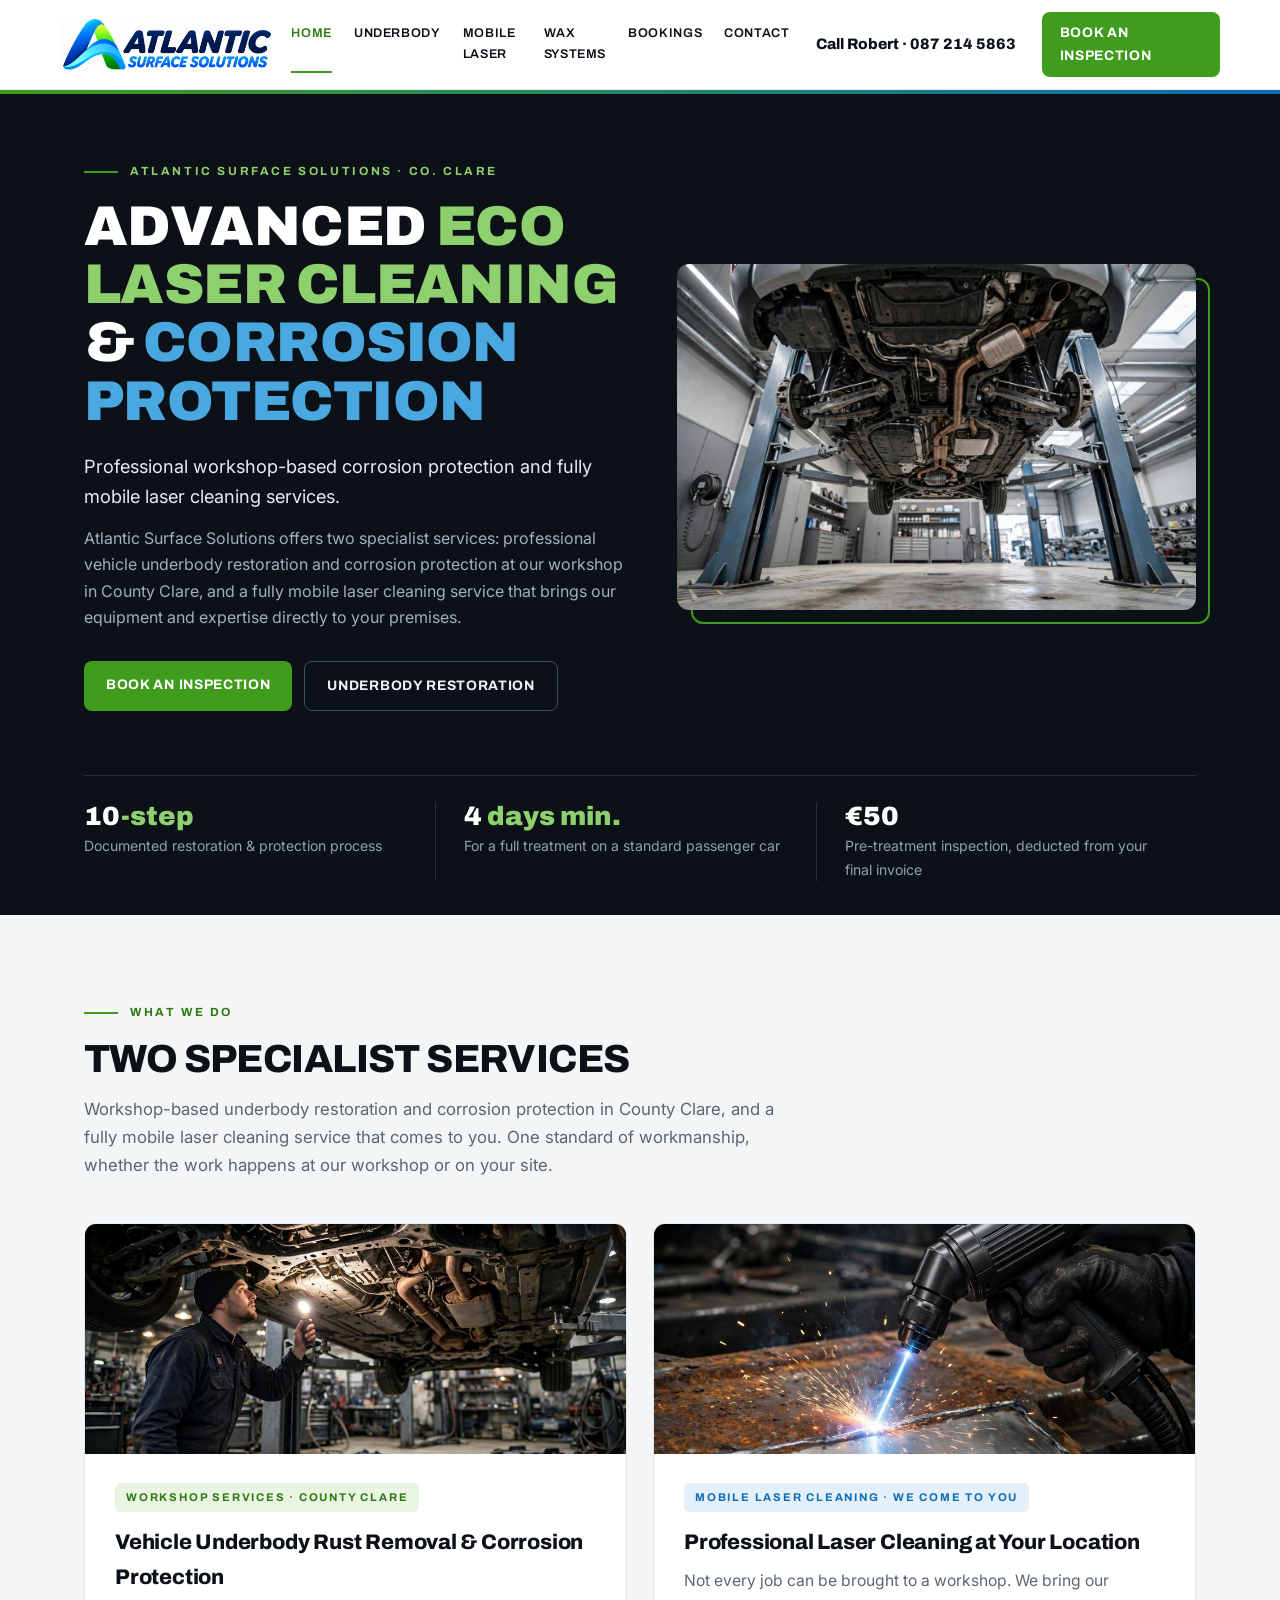
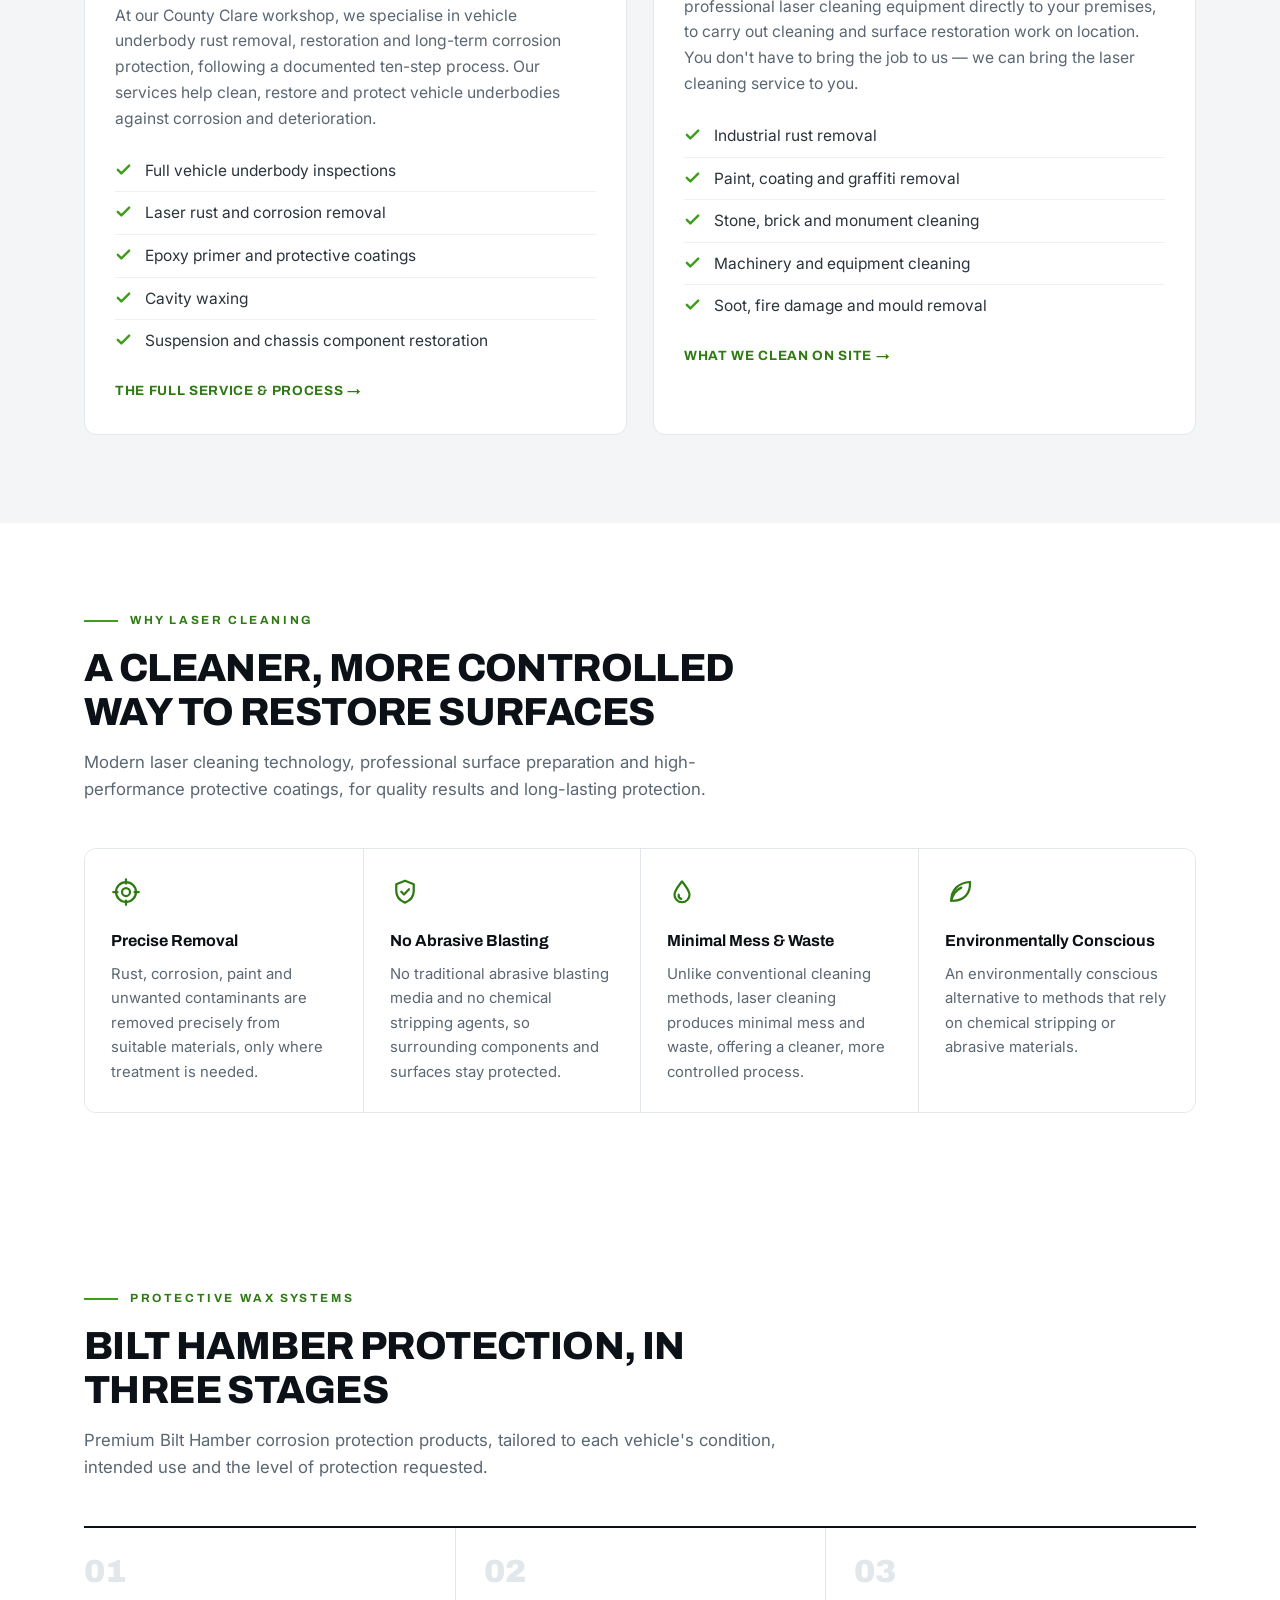
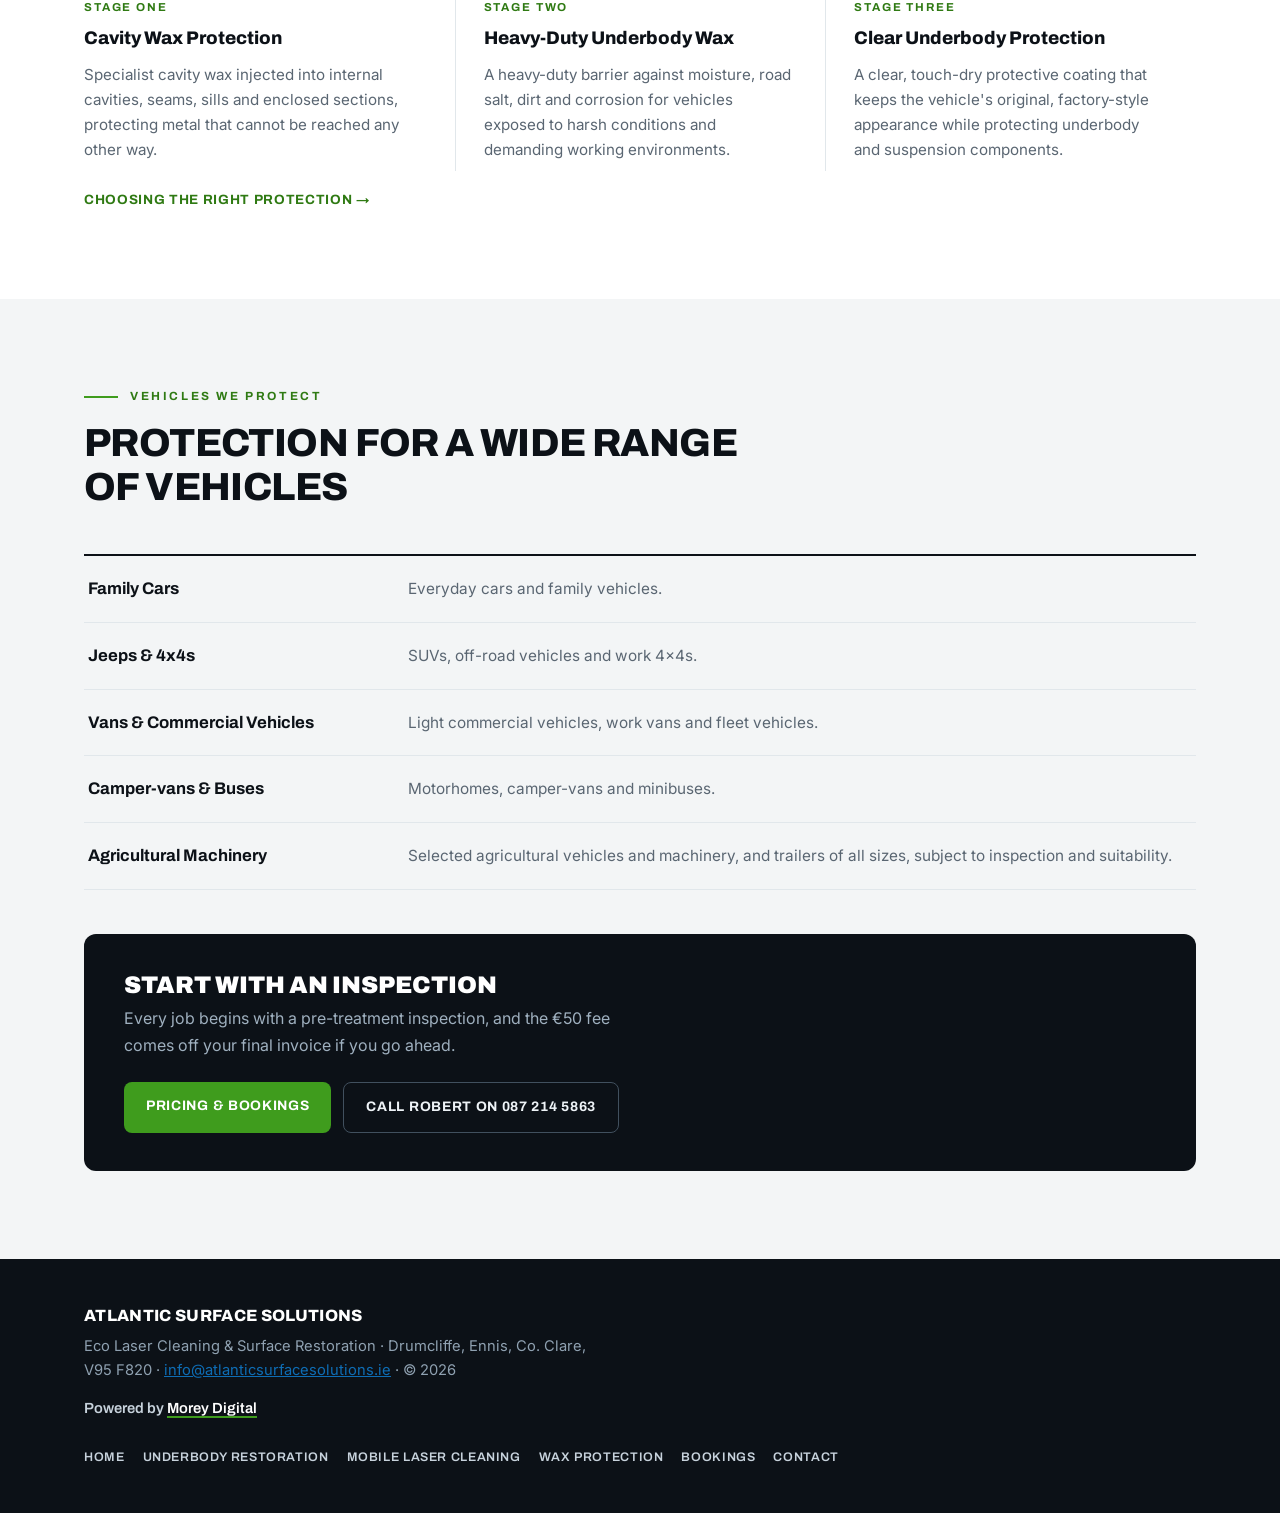
<file: index.html>
<!DOCTYPE html>
<html lang="en">
<head>
<meta charset="UTF-8" />
<meta name="viewport" content="width=device-width, initial-scale=1.0" />
<title>Atlantic Surface Solutions | Eco Laser Cleaning & Underbody Restoration, Co. Clare</title>
<meta name="description" content="Atlantic Surface Solutions specialise in laser cleaning, underbody rust removal and corrosion protection for vehicles, plus mobile laser cleaning for industrial, commercial and domestic customers. Workshop at Drumcliffe, Ennis, Co. Clare." />
<link rel="icon" href="assets/favicon.png" />
<link rel="preconnect" href="https://fonts.googleapis.com" />
<link rel="preconnect" href="https://fonts.gstatic.com" crossorigin />
<link href="https://fonts.googleapis.com/css2?family=Archivo:wght@600;700;800;900&family=Inter:wght@400;500;600&display=swap" rel="stylesheet" />
<link rel="stylesheet" href="styles.css" />
</head>
<body>

<header>
  <div class="wrap header-in">
    <a class="logo-link" href="index.html" aria-label="Atlantic Surface Solutions home">
      <img src="assets/logo.png" alt="Atlantic Surface Solutions — Eco Laser Cleaning / Surface Restoration" />
    </a>
    <div class="header-right">
      <nav id="siteNav">
        <a href="index.html" class="active">Home</a>
        <a href="underbody-restoration.html">Underbody</a>
        <a href="mobile-laser-cleaning.html">Mobile Laser</a>
        <a href="wax-protection.html">Wax Systems</a>
        <a href="bookings.html">Bookings</a>
        <a href="contact.html">Contact</a>
        <a class="nav-call" href="tel:+353872145863">Call Robert · 087 214 5863</a>
      </nav>
      <button class="menu-btn" type="button" aria-label="Open menu" aria-expanded="false" aria-controls="siteNav"><span class="mb-label">Menu</span><span class="mb-bars"><span></span><span></span><span></span></span></button>
      <a class="header-call" href="tel:+353872145863">Call Robert · 087 214 5863</a>
      <a class="btn btn-green btn-sm" href="bookings.html">Book an Inspection</a>
    </div>
  </div>
</header>

<main>

  <!-- HERO -->
  <div class="hero">
    <div class="wrap">
      <div class="hero-grid">
        <div>
          <div class="kicker">Atlantic Surface Solutions · Co. Clare</div>
          <h1>Advanced <span class="g">Eco Laser Cleaning</span> &amp; <span class="b">Corrosion Protection</span></h1>
          <p class="lede">Professional workshop-based corrosion protection and fully mobile laser cleaning services.</p>
          <p class="body">Atlantic Surface Solutions offers two specialist services: professional vehicle underbody restoration and corrosion protection at our workshop in County Clare, and a fully mobile laser cleaning service that brings our equipment and expertise directly to your premises.</p>
          <div class="cta-row">
            <a class="btn btn-green" href="bookings.html">Book an Inspection</a>
            <a class="btn btn-outline" href="underbody-restoration.html">Underbody Restoration</a>
          </div>
        </div>
        <div class="hero-photo-frame">
          <img class="hero-photo" src="assets/hero.jpg" alt="Car underbody raised on a two-post lift in a professional workshop" />
        </div>
      </div>
      <div class="hero-stats">
        <div class="stat"><div class="num">10<em>-step</em></div><div class="lbl">Documented restoration &amp; protection process</div></div>
        <div class="stat"><div class="num">4 <em>days min.</em></div><div class="lbl">For a full treatment on a standard passenger car</div></div>
        <div class="stat"><div class="num">€50</div><div class="lbl">Pre-treatment inspection, deducted from your final invoice</div></div>
      </div>
    </div>
  </div>

  <!-- SERVICES OVERVIEW -->
  <section class="mist">
    <div class="wrap">
      <div class="section-head">
        <div class="kicker">What We Do</div>
        <h2>Two specialist services</h2>
        <p>Workshop-based underbody restoration and corrosion protection in County Clare, and a fully mobile laser cleaning service that comes to you. One standard of workmanship, whether the work happens at our workshop or on your site.</p>
      </div>
      <div class="svc-grid">
        <div class="svc">
          <img class="svc-photo" src="assets/inspection.jpg" alt="Mechanic inspecting a vehicle underbody with a work light" loading="lazy" />
          <div class="svc-body">
            <span class="tag tag-workshop">Workshop Services · County Clare</span>
            <h3>Vehicle Underbody Rust Removal &amp; Corrosion Protection</h3>
            <p>At our County Clare workshop, we specialise in vehicle underbody rust removal, restoration and long-term corrosion protection, following a documented ten-step process. Our services help clean, restore and protect vehicle underbodies against corrosion and deterioration.</p>
            <ul class="checklist">
              <li>Full vehicle underbody inspections</li>
              <li>Laser rust and corrosion removal</li>
              <li>Epoxy primer and protective coatings</li>
              <li>Cavity waxing</li>
              <li>Suspension and chassis component restoration</li>
            </ul>
            <a class="more-link" href="underbody-restoration.html">The full service &amp; process →</a>
          </div>
        </div>
        <div class="svc">
          <img class="svc-photo" src="assets/laser.jpg" alt="Handheld laser cleaning rust from a steel chassis section" loading="lazy" />
          <div class="svc-body">
            <span class="tag tag-mobile">Mobile Laser Cleaning · We Come to You</span>
            <h3>Professional Laser Cleaning at Your Location</h3>
            <p>Not every job can be brought to a workshop. We bring our professional laser cleaning equipment directly to your premises, to carry out cleaning and surface restoration work on location. You don't have to bring the job to us — we can bring the laser cleaning service to you.</p>
            <ul class="checklist">
              <li>Industrial rust removal</li>
              <li>Paint, coating and graffiti removal</li>
              <li>Stone, brick and monument cleaning</li>
              <li>Machinery and equipment cleaning</li>
              <li>Soot, fire damage and mould removal</li>
            </ul>
            <a class="more-link" href="mobile-laser-cleaning.html">What we clean on site →</a>
          </div>
        </div>
      </div>
    </div>
  </section>

  <!-- WHY LASER -->
  <section>
    <div class="wrap">
      <div class="section-head">
        <div class="kicker">Why Laser Cleaning</div>
        <h2>A cleaner, more controlled way to restore surfaces</h2>
        <p>Modern laser cleaning technology, professional surface preparation and high-performance protective coatings, for quality results and long-lasting protection.</p>
      </div>
      <div class="why-grid">
        <div class="why-cell">
          <svg viewBox="0 0 24 24" fill="none" stroke-width="1.8" stroke-linecap="round"><circle cx="12" cy="12" r="8"/><circle cx="12" cy="12" r="3.2"/><path d="M12 1.8v3.4M12 18.8v3.4M1.8 12h3.4M18.8 12h3.4"/></svg>
          <h3>Precise Removal</h3>
          <p>Rust, corrosion, paint and unwanted contaminants are removed precisely from suitable materials, only where treatment is needed.</p>
        </div>
        <div class="why-cell">
          <svg viewBox="0 0 24 24" fill="none" stroke-width="1.8" stroke-linecap="round" stroke-linejoin="round"><path d="M12 3l7 2.8v5.4c0 4.6-3 7.7-7 9.3-4-1.6-7-4.7-7-9.3V5.8L12 3z"/><path d="M9 11.8l2.2 2.2 4-4.2"/></svg>
          <h3>No Abrasive Blasting</h3>
          <p>No traditional abrasive blasting media and no chemical stripping agents, so surrounding components and surfaces stay protected.</p>
        </div>
        <div class="why-cell">
          <svg viewBox="0 0 24 24" fill="none" stroke-width="1.8" stroke-linecap="round" stroke-linejoin="round"><path d="M12 3.5c2.8 3.6 6 7.3 6 10.6a6 6 0 1 1-12 0C6 10.8 9.2 7.1 12 3.5z"/><path d="M9.4 14.2a2.8 2.8 0 0 0 2 3.3"/></svg>
          <h3>Minimal Mess &amp; Waste</h3>
          <p>Unlike conventional cleaning methods, laser cleaning produces minimal mess and waste, offering a cleaner, more controlled process.</p>
        </div>
        <div class="why-cell">
          <svg viewBox="0 0 24 24" fill="none" stroke-width="1.8" stroke-linecap="round" stroke-linejoin="round"><path d="M5 19C5 10 11 4.5 20 4c.5 9-4.5 15-13.5 15"/><path d="M5 19c1-5 4-8.5 8-10.5"/></svg>
          <h3>Environmentally Conscious</h3>
          <p>An environmentally conscious alternative to methods that rely on chemical stripping or abrasive materials.</p>
        </div>
      </div>
    </div>
  </section>

  <!-- WAX TEASER -->
  <section>
    <div class="wrap">
      <div class="section-head">
        <div class="kicker">Protective Wax Systems</div>
        <h2>Bilt Hamber protection, in three stages</h2>
        <p>Premium Bilt Hamber corrosion protection products, tailored to each vehicle's condition, intended use and the level of protection requested.</p>
      </div>
      <div class="wax-grid">
        <div class="wax-cell">
          <div class="stage-num">01</div>
          <div class="stage">Stage One</div>
          <h3>Cavity Wax Protection</h3>
          <p>Specialist cavity wax injected into internal cavities, seams, sills and enclosed sections, protecting metal that cannot be reached any other way.</p>
        </div>
        <div class="wax-cell">
          <div class="stage-num">02</div>
          <div class="stage">Stage Two</div>
          <h3>Heavy-Duty Underbody Wax</h3>
          <p>A heavy-duty barrier against moisture, road salt, dirt and corrosion for vehicles exposed to harsh conditions and demanding working environments.</p>
        </div>
        <div class="wax-cell">
          <div class="stage-num">03</div>
          <div class="stage">Stage Three</div>
          <h3>Clear Underbody Protection</h3>
          <p>A clear, touch-dry protective coating that keeps the vehicle's original, factory-style appearance while protecting underbody and suspension components.</p>
        </div>
      </div>
      <a class="more-link" href="wax-protection.html">Choosing the right protection →</a>
    </div>
  </section>

  <!-- VEHICLES + CTA -->
  <section class="mist">
    <div class="wrap">
      <div class="section-head">
        <div class="kicker">Vehicles We Protect</div>
        <h2>Protection for a wide range of vehicles</h2>
      </div>
      <div class="veh-list">
        <div class="veh-row"><h3>Family Cars</h3><p>Everyday cars and family vehicles.</p></div>
        <div class="veh-row"><h3>Jeeps &amp; 4x4s</h3><p>SUVs, off-road vehicles and work 4x4s.</p></div>
        <div class="veh-row"><h3>Vans &amp; Commercial Vehicles</h3><p>Light commercial vehicles, work vans and fleet vehicles.</p></div>
        <div class="veh-row"><h3>Camper-vans &amp; Buses</h3><p>Motorhomes, camper-vans and minibuses.</p></div>
        <div class="veh-row"><h3>Agricultural Machinery</h3><p>Selected agricultural vehicles and machinery, and trailers of all sizes, subject to inspection and suitability.</p></div>
      </div>
      <div style="margin-top:44px">
      <div class="cta-band">
        <div>
          <h3>Start with an inspection</h3>
          <p>Every job begins with a pre-treatment inspection, and the €50 fee comes off your final invoice if you go ahead.</p>
        </div>
        <div class="cta-actions">
          <a class="btn btn-green" href="bookings.html">Pricing &amp; Bookings</a>
          <a class="btn btn-outline" href="tel:+353872145863">Call Robert on 087 214 5863</a>
        </div>
      </div>
      </div>
    </div>
  </section>

</main>

<footer>
  <div class="wrap footer-in">
    <div>
      <div class="footer-brand">ATLANTIC SURFACE SOLUTIONS</div>
      <div class="footer-sub">Eco Laser Cleaning &amp; Surface Restoration · Drumcliffe, Ennis, Co. Clare, V95 F820 · <a href="mailto:info@atlanticsurfacesolutions.ie">info@atlanticsurfacesolutions.ie</a> · © 2026</div>
      <div class="powered">Powered by <a href="https://moreydigital.ie" target="_blank" rel="noopener">Morey Digital</a></div>
    </div>
    <nav class="footer-nav">
      <a href="index.html">Home</a>
      <a href="underbody-restoration.html">Underbody Restoration</a>
      <a href="mobile-laser-cleaning.html">Mobile Laser Cleaning</a>
      <a href="wax-protection.html">Wax Protection</a>
      <a href="bookings.html">Bookings</a>
      <a href="contact.html">Contact</a>
    </nav>
  </div>
</footer>

<script>
(function () {
  var btn = document.querySelector('.menu-btn'), hdr = document.querySelector('header');
  if (!btn || !hdr) return;
  btn.addEventListener('click', function () {
    var open = hdr.classList.toggle('open');
    btn.setAttribute('aria-expanded', open ? 'true' : 'false');
    btn.setAttribute('aria-label', open ? 'Close menu' : 'Open menu');
  });
  hdr.querySelectorAll('nav a').forEach(function (a) {
    a.addEventListener('click', function () {
      hdr.classList.remove('open');
      btn.setAttribute('aria-expanded', 'false');
      btn.setAttribute('aria-label', 'Open menu');
    });
  });
})();
</script>

</body>
</html>
</file>
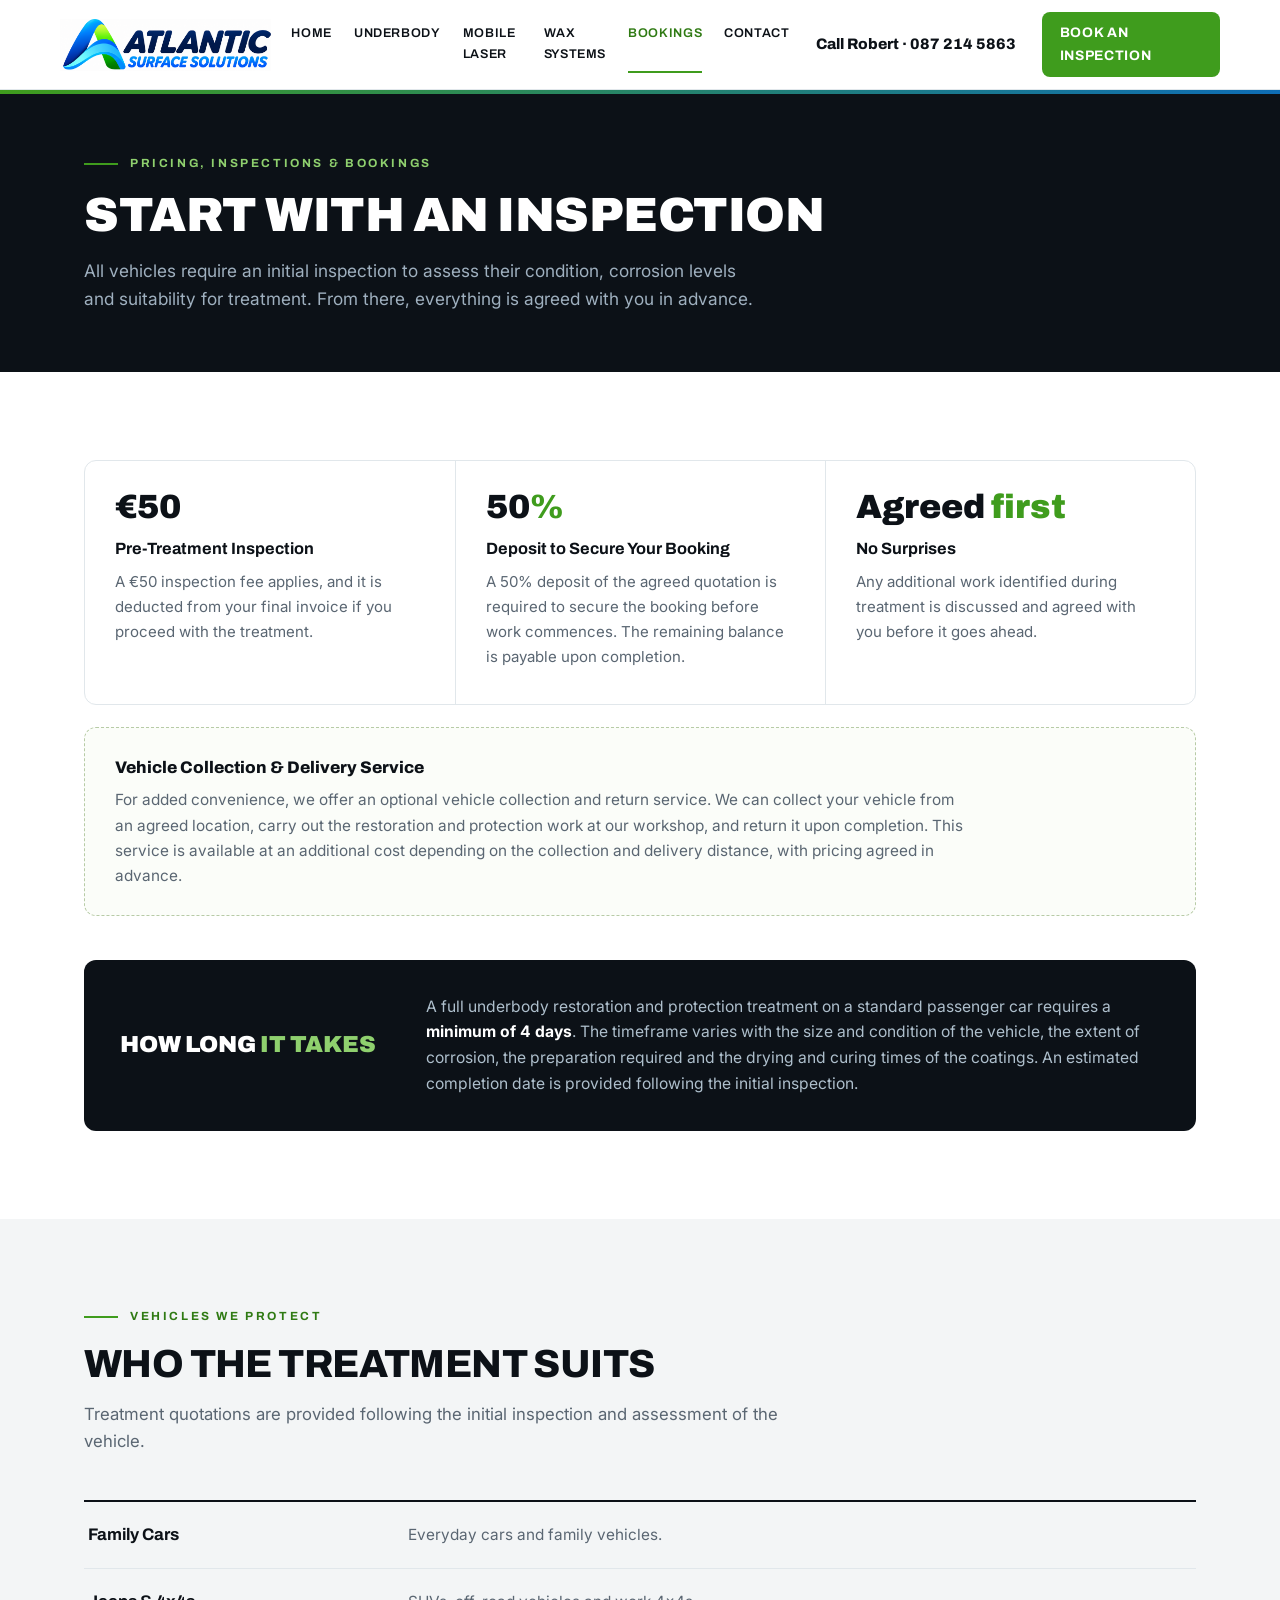
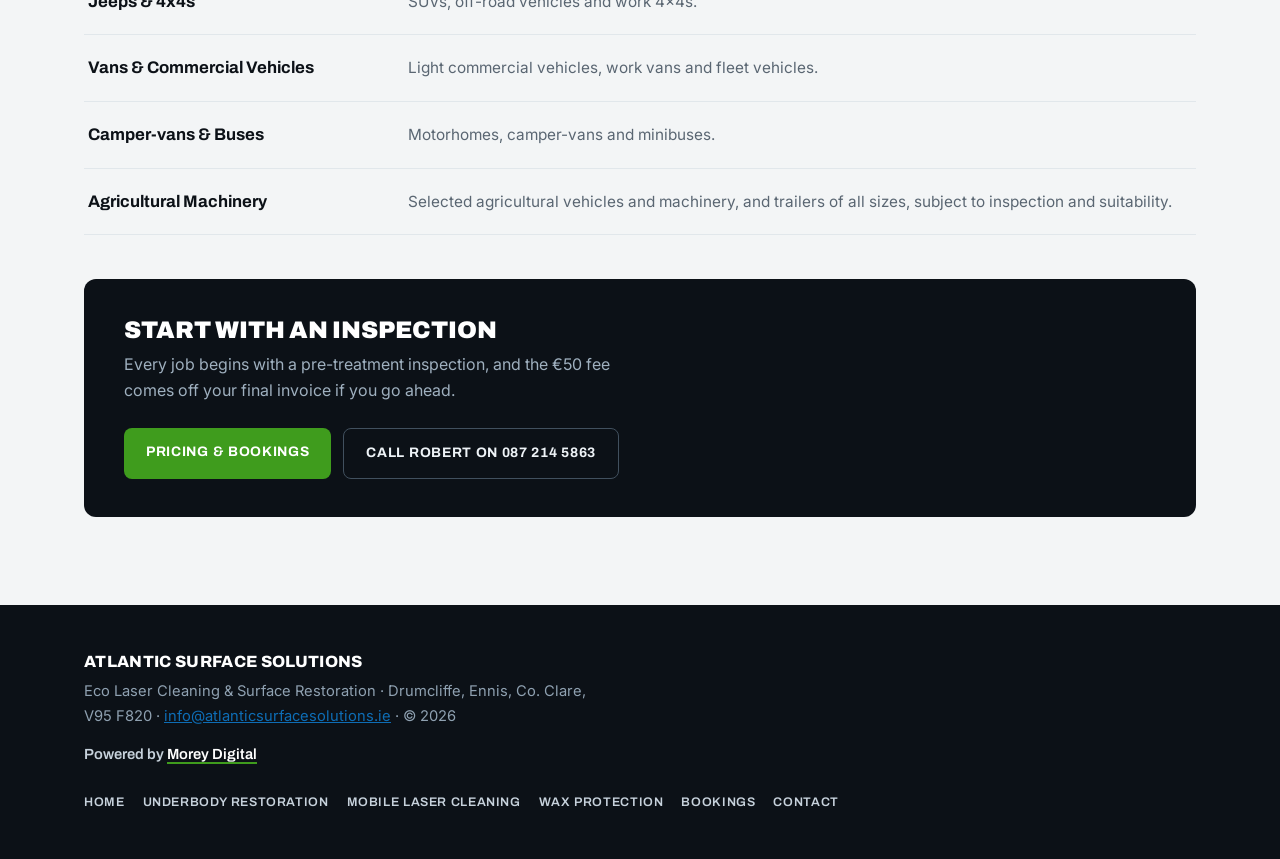
<file: bookings.html>
<!DOCTYPE html>
<html lang="en">
<head>
<meta charset="UTF-8" />
<meta name="viewport" content="width=device-width, initial-scale=1.0" />
<title>Pricing, Inspections & Bookings | Atlantic Surface Solutions</title>
<meta name="description" content="Start with a €50 pre-treatment inspection, deducted from your final invoice if you proceed. 50% deposit to secure your booking, balance on completion, and optional vehicle collection and delivery." />
<link rel="icon" href="assets/favicon.png" />
<link rel="preconnect" href="https://fonts.googleapis.com" />
<link rel="preconnect" href="https://fonts.gstatic.com" crossorigin />
<link href="https://fonts.googleapis.com/css2?family=Archivo:wght@600;700;800;900&family=Inter:wght@400;500;600&display=swap" rel="stylesheet" />
<link rel="stylesheet" href="styles.css" />
</head>
<body>

<header>
  <div class="wrap header-in">
    <a class="logo-link" href="index.html" aria-label="Atlantic Surface Solutions home">
      <img src="assets/logo.png" alt="Atlantic Surface Solutions — Eco Laser Cleaning / Surface Restoration" />
    </a>
    <div class="header-right">
      <nav id="siteNav">
        <a href="index.html">Home</a>
        <a href="underbody-restoration.html">Underbody</a>
        <a href="mobile-laser-cleaning.html">Mobile Laser</a>
        <a href="wax-protection.html">Wax Systems</a>
        <a href="bookings.html" class="active">Bookings</a>
        <a href="contact.html">Contact</a>
        <a class="nav-call" href="tel:+353872145863">Call Robert · 087 214 5863</a>
      </nav>
      <button class="menu-btn" type="button" aria-label="Open menu" aria-expanded="false" aria-controls="siteNav"><span class="mb-label">Menu</span><span class="mb-bars"><span></span><span></span><span></span></span></button>
      <a class="header-call" href="tel:+353872145863">Call Robert · 087 214 5863</a>
      <a class="btn btn-green btn-sm" href="bookings.html">Book an Inspection</a>
    </div>
  </div>
</header>

<main>

  <div class="page-hero">
    <div class="wrap">
      <div class="kicker">Pricing, Inspections &amp; Bookings</div>
      <h1>Start With an Inspection</h1>
      <p>All vehicles require an initial inspection to assess their condition, corrosion levels and suitability for treatment. From there, everything is agreed with you in advance.</p>
    </div>
  </div>

  <section>
    <div class="wrap">
      <div class="book-grid">
        <div class="book-cell">
          <div class="big">€50</div>
          <h3>Pre-Treatment Inspection</h3>
          <p>A €50 inspection fee applies, and it is deducted from your final invoice if you proceed with the treatment.</p>
        </div>
        <div class="book-cell">
          <div class="big">50<span>%</span></div>
          <h3>Deposit to Secure Your Booking</h3>
          <p>A 50% deposit of the agreed quotation is required to secure the booking before work commences. The remaining balance is payable upon completion.</p>
        </div>
        <div class="book-cell">
          <div class="big">Agreed <span>first</span></div>
          <h3>No Surprises</h3>
          <p>Any additional work identified during treatment is discussed and agreed with you before it goes ahead.</p>
        </div>
      </div>
      <div class="collect">
        <h3>Vehicle Collection &amp; Delivery Service</h3>
        <p>For added convenience, we offer an optional vehicle collection and return service. We can collect your vehicle from an agreed location, carry out the restoration and protection work at our workshop, and return it upon completion. This service is available at an additional cost depending on the collection and delivery distance, with pricing agreed in advance.</p>
      </div>
      <div class="time-band">
        <h3>How long <span>it takes</span></h3>
        <p>A full underbody restoration and protection treatment on a standard passenger car requires a <strong>minimum of 4 days</strong>. The timeframe varies with the size and condition of the vehicle, the extent of corrosion, the preparation required and the drying and curing times of the coatings. An estimated completion date is provided following the initial inspection.</p>
      </div>
    </div>
  </section>

  <section class="mist">
    <div class="wrap">
      <div class="section-head">
        <div class="kicker">Vehicles We Protect</div>
        <h2>Who the treatment suits</h2>
        <p>Treatment quotations are provided following the initial inspection and assessment of the vehicle.</p>
      </div>
      <div class="veh-list">
        <div class="veh-row"><h3>Family Cars</h3><p>Everyday cars and family vehicles.</p></div>
        <div class="veh-row"><h3>Jeeps &amp; 4x4s</h3><p>SUVs, off-road vehicles and work 4x4s.</p></div>
        <div class="veh-row"><h3>Vans &amp; Commercial Vehicles</h3><p>Light commercial vehicles, work vans and fleet vehicles.</p></div>
        <div class="veh-row"><h3>Camper-vans &amp; Buses</h3><p>Motorhomes, camper-vans and minibuses.</p></div>
        <div class="veh-row"><h3>Agricultural Machinery</h3><p>Selected agricultural vehicles and machinery, and trailers of all sizes, subject to inspection and suitability.</p></div>
      </div>
      <div style="margin-top:44px">
      <div class="cta-band">
        <div>
          <h3>Start with an inspection</h3>
          <p>Every job begins with a pre-treatment inspection, and the €50 fee comes off your final invoice if you go ahead.</p>
        </div>
        <div class="cta-actions">
          <a class="btn btn-green" href="bookings.html">Pricing &amp; Bookings</a>
          <a class="btn btn-outline" href="tel:+353872145863">Call Robert on 087 214 5863</a>
        </div>
      </div>
      </div>
    </div>
  </section>

</main>

<footer>
  <div class="wrap footer-in">
    <div>
      <div class="footer-brand">ATLANTIC SURFACE SOLUTIONS</div>
      <div class="footer-sub">Eco Laser Cleaning &amp; Surface Restoration · Drumcliffe, Ennis, Co. Clare, V95 F820 · <a href="mailto:info@atlanticsurfacesolutions.ie">info@atlanticsurfacesolutions.ie</a> · © 2026</div>
      <div class="powered">Powered by <a href="https://moreydigital.ie" target="_blank" rel="noopener">Morey Digital</a></div>
    </div>
    <nav class="footer-nav">
      <a href="index.html">Home</a>
      <a href="underbody-restoration.html">Underbody Restoration</a>
      <a href="mobile-laser-cleaning.html">Mobile Laser Cleaning</a>
      <a href="wax-protection.html">Wax Protection</a>
      <a href="bookings.html">Bookings</a>
      <a href="contact.html">Contact</a>
    </nav>
  </div>
</footer>

<script>
(function () {
  var btn = document.querySelector('.menu-btn'), hdr = document.querySelector('header');
  if (!btn || !hdr) return;
  btn.addEventListener('click', function () {
    var open = hdr.classList.toggle('open');
    btn.setAttribute('aria-expanded', open ? 'true' : 'false');
    btn.setAttribute('aria-label', open ? 'Close menu' : 'Open menu');
  });
  hdr.querySelectorAll('nav a').forEach(function (a) {
    a.addEventListener('click', function () {
      hdr.classList.remove('open');
      btn.setAttribute('aria-expanded', 'false');
      btn.setAttribute('aria-label', 'Open menu');
    });
  });
})();
</script>

</body>
</html>
</file>
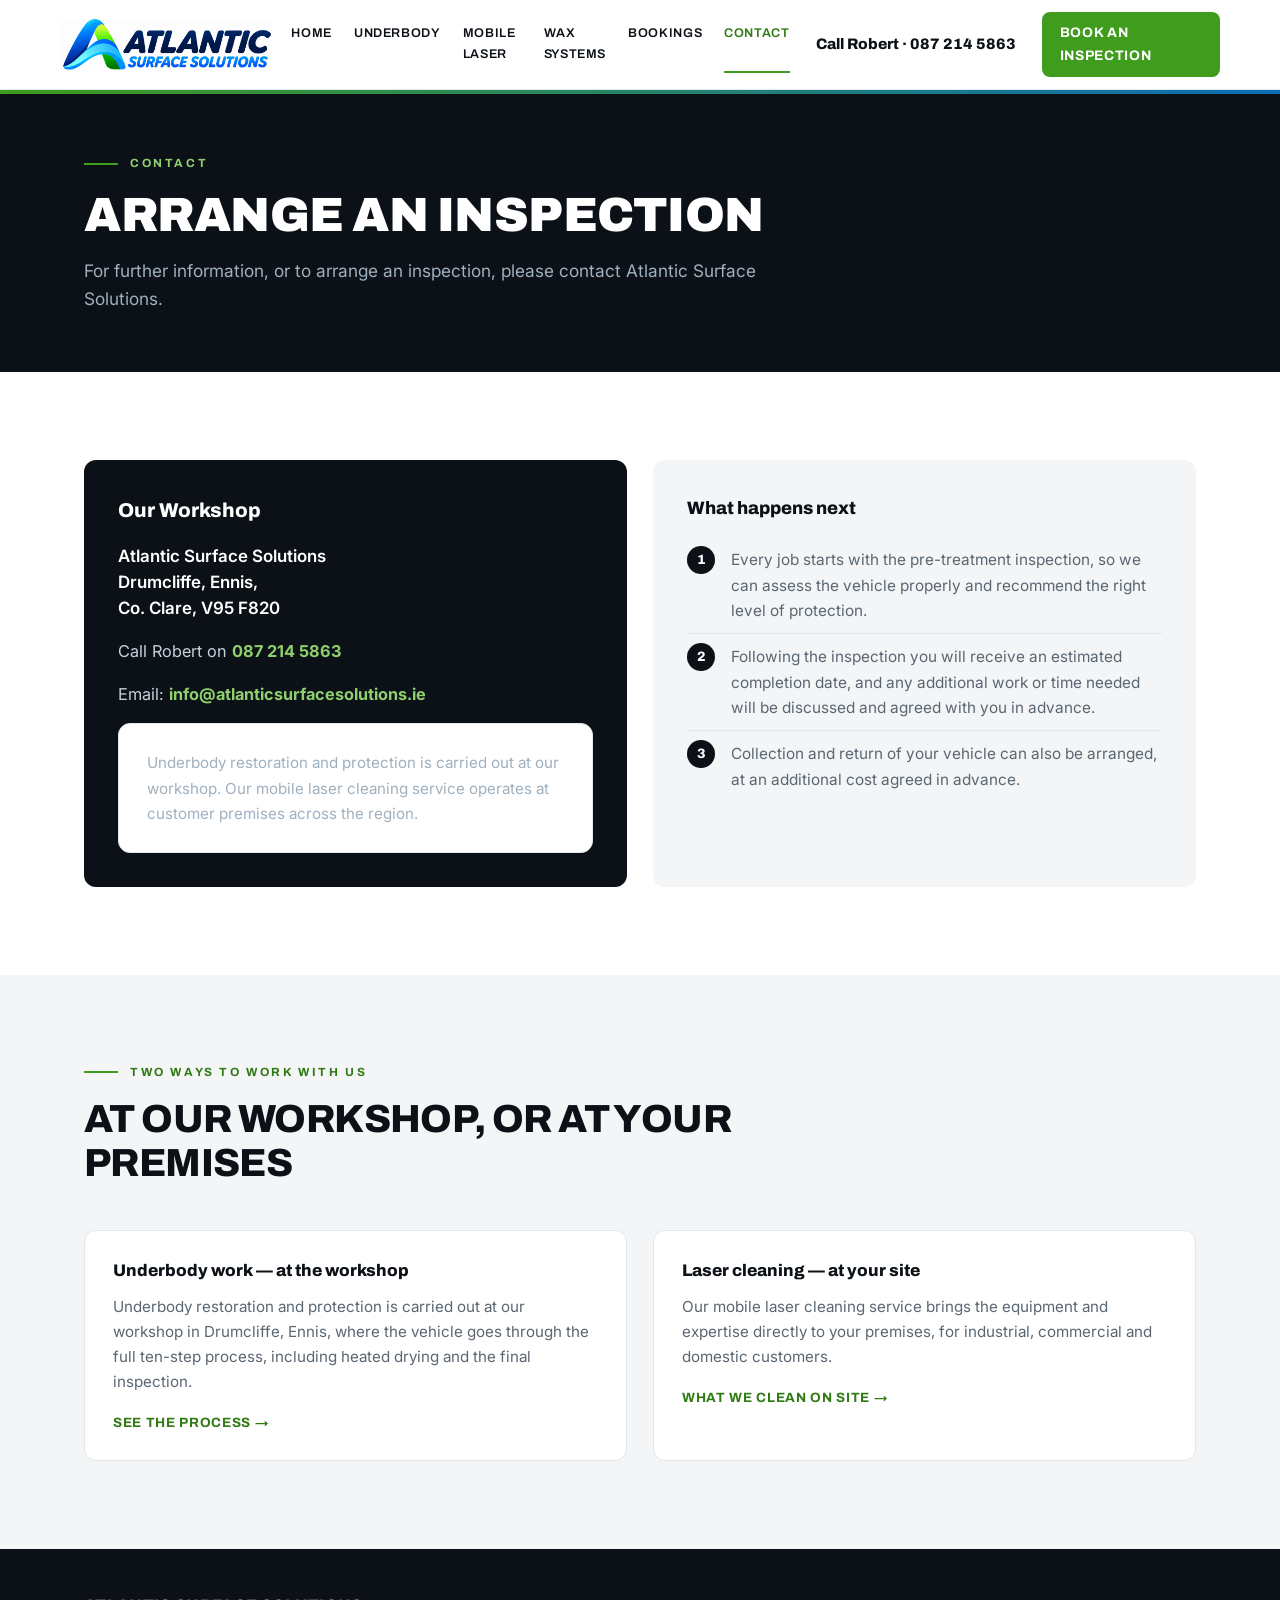
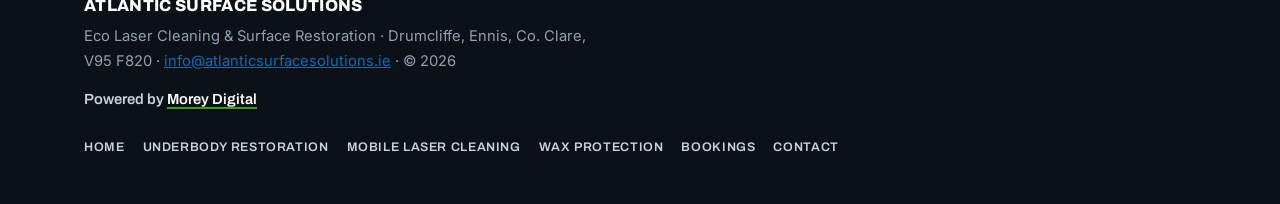
<file: contact.html>
<!DOCTYPE html>
<html lang="en">
<head>
<meta charset="UTF-8" />
<meta name="viewport" content="width=device-width, initial-scale=1.0" />
<title>Contact | Atlantic Surface Solutions, Drumcliffe, Ennis, Co. Clare</title>
<meta name="description" content="Contact Atlantic Surface Solutions to arrange an inspection: workshop at Drumcliffe, Ennis, Co. Clare, V95 F820. Call Robert on 087 214 5863." />
<link rel="icon" href="assets/favicon.png" />
<link rel="preconnect" href="https://fonts.googleapis.com" />
<link rel="preconnect" href="https://fonts.gstatic.com" crossorigin />
<link href="https://fonts.googleapis.com/css2?family=Archivo:wght@600;700;800;900&family=Inter:wght@400;500;600&display=swap" rel="stylesheet" />
<link rel="stylesheet" href="styles.css" />
</head>
<body>

<header>
  <div class="wrap header-in">
    <a class="logo-link" href="index.html" aria-label="Atlantic Surface Solutions home">
      <img src="assets/logo.png" alt="Atlantic Surface Solutions — Eco Laser Cleaning / Surface Restoration" />
    </a>
    <div class="header-right">
      <nav id="siteNav">
        <a href="index.html">Home</a>
        <a href="underbody-restoration.html">Underbody</a>
        <a href="mobile-laser-cleaning.html">Mobile Laser</a>
        <a href="wax-protection.html">Wax Systems</a>
        <a href="bookings.html">Bookings</a>
        <a href="contact.html" class="active">Contact</a>
        <a class="nav-call" href="tel:+353872145863">Call Robert · 087 214 5863</a>
      </nav>
      <button class="menu-btn" type="button" aria-label="Open menu" aria-expanded="false" aria-controls="siteNav"><span class="mb-label">Menu</span><span class="mb-bars"><span></span><span></span><span></span></span></button>
      <a class="header-call" href="tel:+353872145863">Call Robert · 087 214 5863</a>
      <a class="btn btn-green btn-sm" href="bookings.html">Book an Inspection</a>
    </div>
  </div>
</header>

<main>

  <div class="page-hero">
    <div class="wrap">
      <div class="kicker">Contact</div>
      <h1>Arrange an Inspection</h1>
      <p>For further information, or to arrange an inspection, please contact Atlantic Surface Solutions.</p>
    </div>
  </div>

  <section>
    <div class="wrap">
      <div class="contact-grid">
        <div class="contact-card">
          <h3>Our Workshop</h3>
          <p class="addr">Atlantic Surface Solutions<br />Drumcliffe, Ennis,<br />Co. Clare, V95 F820</p>
          <p class="call-line">Call Robert on <a href="tel:+353872145863">087 214 5863</a></p>
          <p class="call-line">Email: <a href="mailto:info@atlanticsurfacesolutions.ie">info@atlanticsurfacesolutions.ie</a></p>
          <p class="note">Underbody restoration and protection is carried out at our workshop. Our mobile laser cleaning service operates at customer premises across the region.</p>
        </div>
        <div class="contact-side">
          <h3>What happens next</h3>
          <ol class="next-steps">
            <li>Every job starts with the pre-treatment inspection, so we can assess the vehicle properly and recommend the right level of protection.</li>
            <li>Following the inspection you will receive an estimated completion date, and any additional work or time needed will be discussed and agreed with you in advance.</li>
            <li>Collection and return of your vehicle can also be arranged, at an additional cost agreed in advance.</li>
          </ol>
        </div>
      </div>
    </div>
  </section>

  <section class="mist">
    <div class="wrap">
      <div class="section-head">
        <div class="kicker">Two Ways to Work With Us</div>
        <h2>At our workshop, or at your premises</h2>
      </div>
      <div class="note-grid" style="margin-top:0">
        <div class="note">
          <h3>Underbody work — at the workshop</h3>
          <p>Underbody restoration and protection is carried out at our workshop in Drumcliffe, Ennis, where the vehicle goes through the full ten-step process, including heated drying and the final inspection.</p>
          <a class="more-link" href="underbody-restoration.html">See the process →</a>
        </div>
        <div class="note">
          <h3>Laser cleaning — at your site</h3>
          <p>Our mobile laser cleaning service brings the equipment and expertise directly to your premises, for industrial, commercial and domestic customers.</p>
          <a class="more-link" href="mobile-laser-cleaning.html">What we clean on site →</a>
        </div>
      </div>
    </div>
  </section>

</main>

<footer>
  <div class="wrap footer-in">
    <div>
      <div class="footer-brand">ATLANTIC SURFACE SOLUTIONS</div>
      <div class="footer-sub">Eco Laser Cleaning &amp; Surface Restoration · Drumcliffe, Ennis, Co. Clare, V95 F820 · <a href="mailto:info@atlanticsurfacesolutions.ie">info@atlanticsurfacesolutions.ie</a> · © 2026</div>
      <div class="powered">Powered by <a href="https://moreydigital.ie" target="_blank" rel="noopener">Morey Digital</a></div>
    </div>
    <nav class="footer-nav">
      <a href="index.html">Home</a>
      <a href="underbody-restoration.html">Underbody Restoration</a>
      <a href="mobile-laser-cleaning.html">Mobile Laser Cleaning</a>
      <a href="wax-protection.html">Wax Protection</a>
      <a href="bookings.html">Bookings</a>
      <a href="contact.html">Contact</a>
    </nav>
  </div>
</footer>

<script>
(function () {
  var btn = document.querySelector('.menu-btn'), hdr = document.querySelector('header');
  if (!btn || !hdr) return;
  btn.addEventListener('click', function () {
    var open = hdr.classList.toggle('open');
    btn.setAttribute('aria-expanded', open ? 'true' : 'false');
    btn.setAttribute('aria-label', open ? 'Close menu' : 'Open menu');
  });
  hdr.querySelectorAll('nav a').forEach(function (a) {
    a.addEventListener('click', function () {
      hdr.classList.remove('open');
      btn.setAttribute('aria-expanded', 'false');
      btn.setAttribute('aria-label', 'Open menu');
    });
  });
})();
</script>

</body>
</html>
</file>
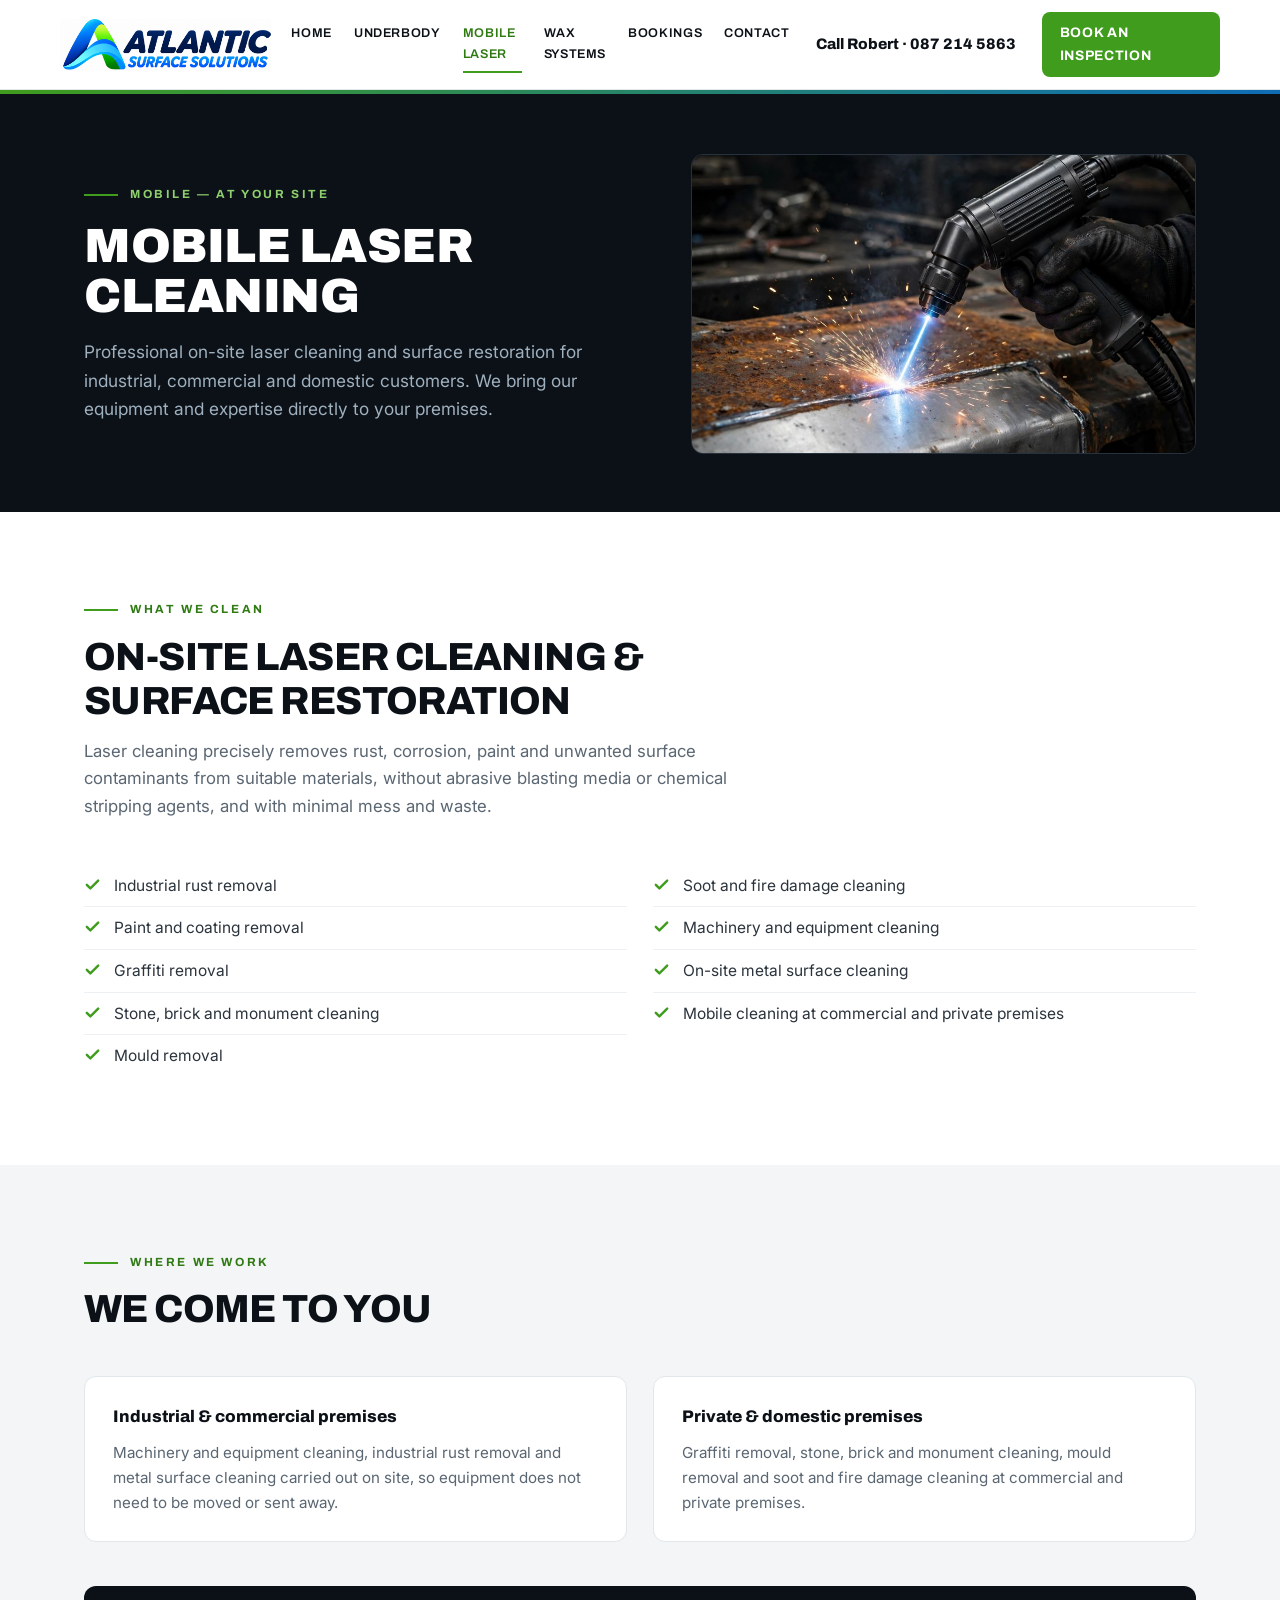
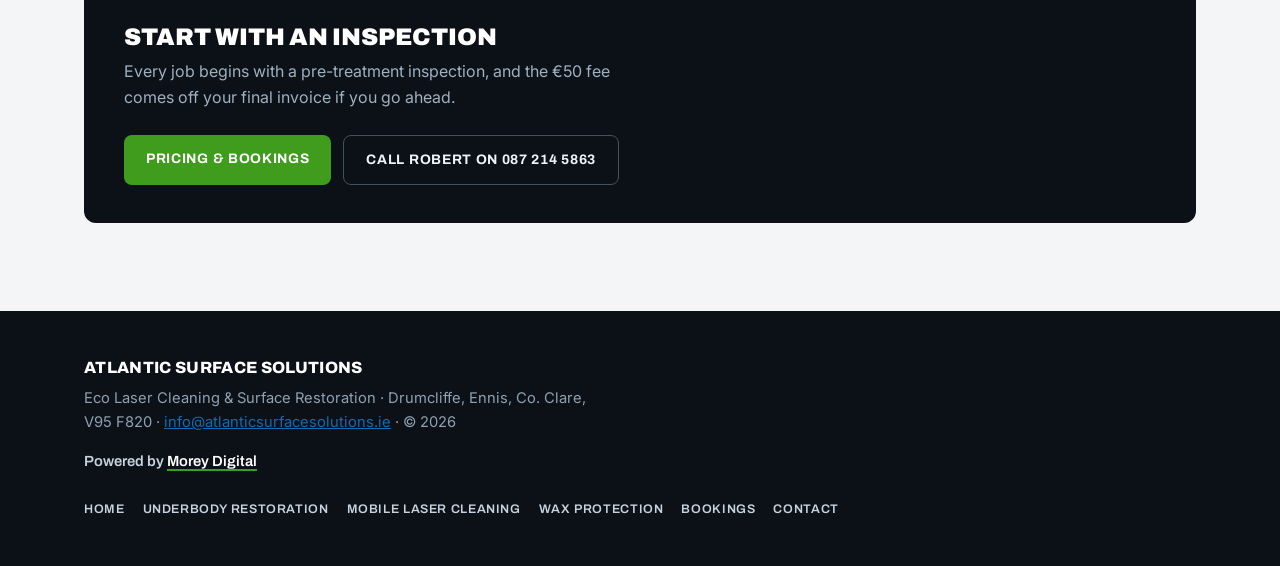
<file: mobile-laser-cleaning.html>
<!DOCTYPE html>
<html lang="en">
<head>
<meta charset="UTF-8" />
<meta name="viewport" content="width=device-width, initial-scale=1.0" />
<title>Mobile Laser Cleaning | Atlantic Surface Solutions</title>
<meta name="description" content="Professional on-site laser cleaning and surface restoration across the region: industrial rust removal, paint and graffiti removal, stone and monument cleaning, machinery cleaning, soot and fire damage cleaning." />
<link rel="icon" href="assets/favicon.png" />
<link rel="preconnect" href="https://fonts.googleapis.com" />
<link rel="preconnect" href="https://fonts.gstatic.com" crossorigin />
<link href="https://fonts.googleapis.com/css2?family=Archivo:wght@600;700;800;900&family=Inter:wght@400;500;600&display=swap" rel="stylesheet" />
<link rel="stylesheet" href="styles.css" />
</head>
<body>

<header>
  <div class="wrap header-in">
    <a class="logo-link" href="index.html" aria-label="Atlantic Surface Solutions home">
      <img src="assets/logo.png" alt="Atlantic Surface Solutions — Eco Laser Cleaning / Surface Restoration" />
    </a>
    <div class="header-right">
      <nav id="siteNav">
        <a href="index.html">Home</a>
        <a href="underbody-restoration.html">Underbody</a>
        <a href="mobile-laser-cleaning.html" class="active">Mobile Laser</a>
        <a href="wax-protection.html">Wax Systems</a>
        <a href="bookings.html">Bookings</a>
        <a href="contact.html">Contact</a>
        <a class="nav-call" href="tel:+353872145863">Call Robert · 087 214 5863</a>
      </nav>
      <button class="menu-btn" type="button" aria-label="Open menu" aria-expanded="false" aria-controls="siteNav"><span class="mb-label">Menu</span><span class="mb-bars"><span></span><span></span><span></span></span></button>
      <a class="header-call" href="tel:+353872145863">Call Robert · 087 214 5863</a>
      <a class="btn btn-green btn-sm" href="bookings.html">Book an Inspection</a>
    </div>
  </div>
</header>

<main>

  <div class="page-hero">
    <div class="wrap">
      <div class="page-hero-grid">
        <div>
          <div class="kicker">Mobile — At Your Site</div>
          <h1>Mobile Laser Cleaning</h1>
          <p>Professional on-site laser cleaning and surface restoration for industrial, commercial and domestic customers. We bring our equipment and expertise directly to your premises.</p>
        </div>
        <img class="page-hero-photo" src="assets/laser.jpg" alt="Handheld laser cleaning rust from a steel chassis section" />
      </div>
    </div>
  </div>

  <section>
    <div class="wrap">
      <div class="section-head">
        <div class="kicker">What We Clean</div>
        <h2>On-site laser cleaning &amp; surface restoration</h2>
        <p>Laser cleaning precisely removes rust, corrosion, paint and unwanted surface contaminants from suitable materials, without abrasive blasting media or chemical stripping agents, and with minimal mess and waste.</p>
      </div>
      <div class="two-col">
        <ul class="checklist">
          <li>Industrial rust removal</li>
          <li>Paint and coating removal</li>
          <li>Graffiti removal</li>
          <li>Stone, brick and monument cleaning</li>
          <li>Mould removal</li>
        </ul>
        <ul class="checklist">
          <li>Soot and fire damage cleaning</li>
          <li>Machinery and equipment cleaning</li>
          <li>On-site metal surface cleaning</li>
          <li>Mobile cleaning at commercial and private premises</li>
        </ul>
      </div>
    </div>
  </section>

  <section class="mist">
    <div class="wrap">
      <div class="section-head">
        <div class="kicker">Where We Work</div>
        <h2>We come to you</h2>
      </div>
      <div class="note-grid" style="margin-top:0">
        <div class="note">
          <h3>Industrial &amp; commercial premises</h3>
          <p>Machinery and equipment cleaning, industrial rust removal and metal surface cleaning carried out on site, so equipment does not need to be moved or sent away.</p>
        </div>
        <div class="note">
          <h3>Private &amp; domestic premises</h3>
          <p>Graffiti removal, stone, brick and monument cleaning, mould removal and soot and fire damage cleaning at commercial and private premises.</p>
        </div>
      </div>
      <div style="margin-top:44px">
      <div class="cta-band">
        <div>
          <h3>Start with an inspection</h3>
          <p>Every job begins with a pre-treatment inspection, and the €50 fee comes off your final invoice if you go ahead.</p>
        </div>
        <div class="cta-actions">
          <a class="btn btn-green" href="bookings.html">Pricing &amp; Bookings</a>
          <a class="btn btn-outline" href="tel:+353872145863">Call Robert on 087 214 5863</a>
        </div>
      </div>
      </div>
    </div>
  </section>

</main>

<footer>
  <div class="wrap footer-in">
    <div>
      <div class="footer-brand">ATLANTIC SURFACE SOLUTIONS</div>
      <div class="footer-sub">Eco Laser Cleaning &amp; Surface Restoration · Drumcliffe, Ennis, Co. Clare, V95 F820 · <a href="mailto:info@atlanticsurfacesolutions.ie">info@atlanticsurfacesolutions.ie</a> · © 2026</div>
      <div class="powered">Powered by <a href="https://moreydigital.ie" target="_blank" rel="noopener">Morey Digital</a></div>
    </div>
    <nav class="footer-nav">
      <a href="index.html">Home</a>
      <a href="underbody-restoration.html">Underbody Restoration</a>
      <a href="mobile-laser-cleaning.html">Mobile Laser Cleaning</a>
      <a href="wax-protection.html">Wax Protection</a>
      <a href="bookings.html">Bookings</a>
      <a href="contact.html">Contact</a>
    </nav>
  </div>
</footer>

<script>
(function () {
  var btn = document.querySelector('.menu-btn'), hdr = document.querySelector('header');
  if (!btn || !hdr) return;
  btn.addEventListener('click', function () {
    var open = hdr.classList.toggle('open');
    btn.setAttribute('aria-expanded', open ? 'true' : 'false');
    btn.setAttribute('aria-label', open ? 'Close menu' : 'Open menu');
  });
  hdr.querySelectorAll('nav a').forEach(function (a) {
    a.addEventListener('click', function () {
      hdr.classList.remove('open');
      btn.setAttribute('aria-expanded', 'false');
      btn.setAttribute('aria-label', 'Open menu');
    });
  });
})();
</script>

</body>
</html>
</file>
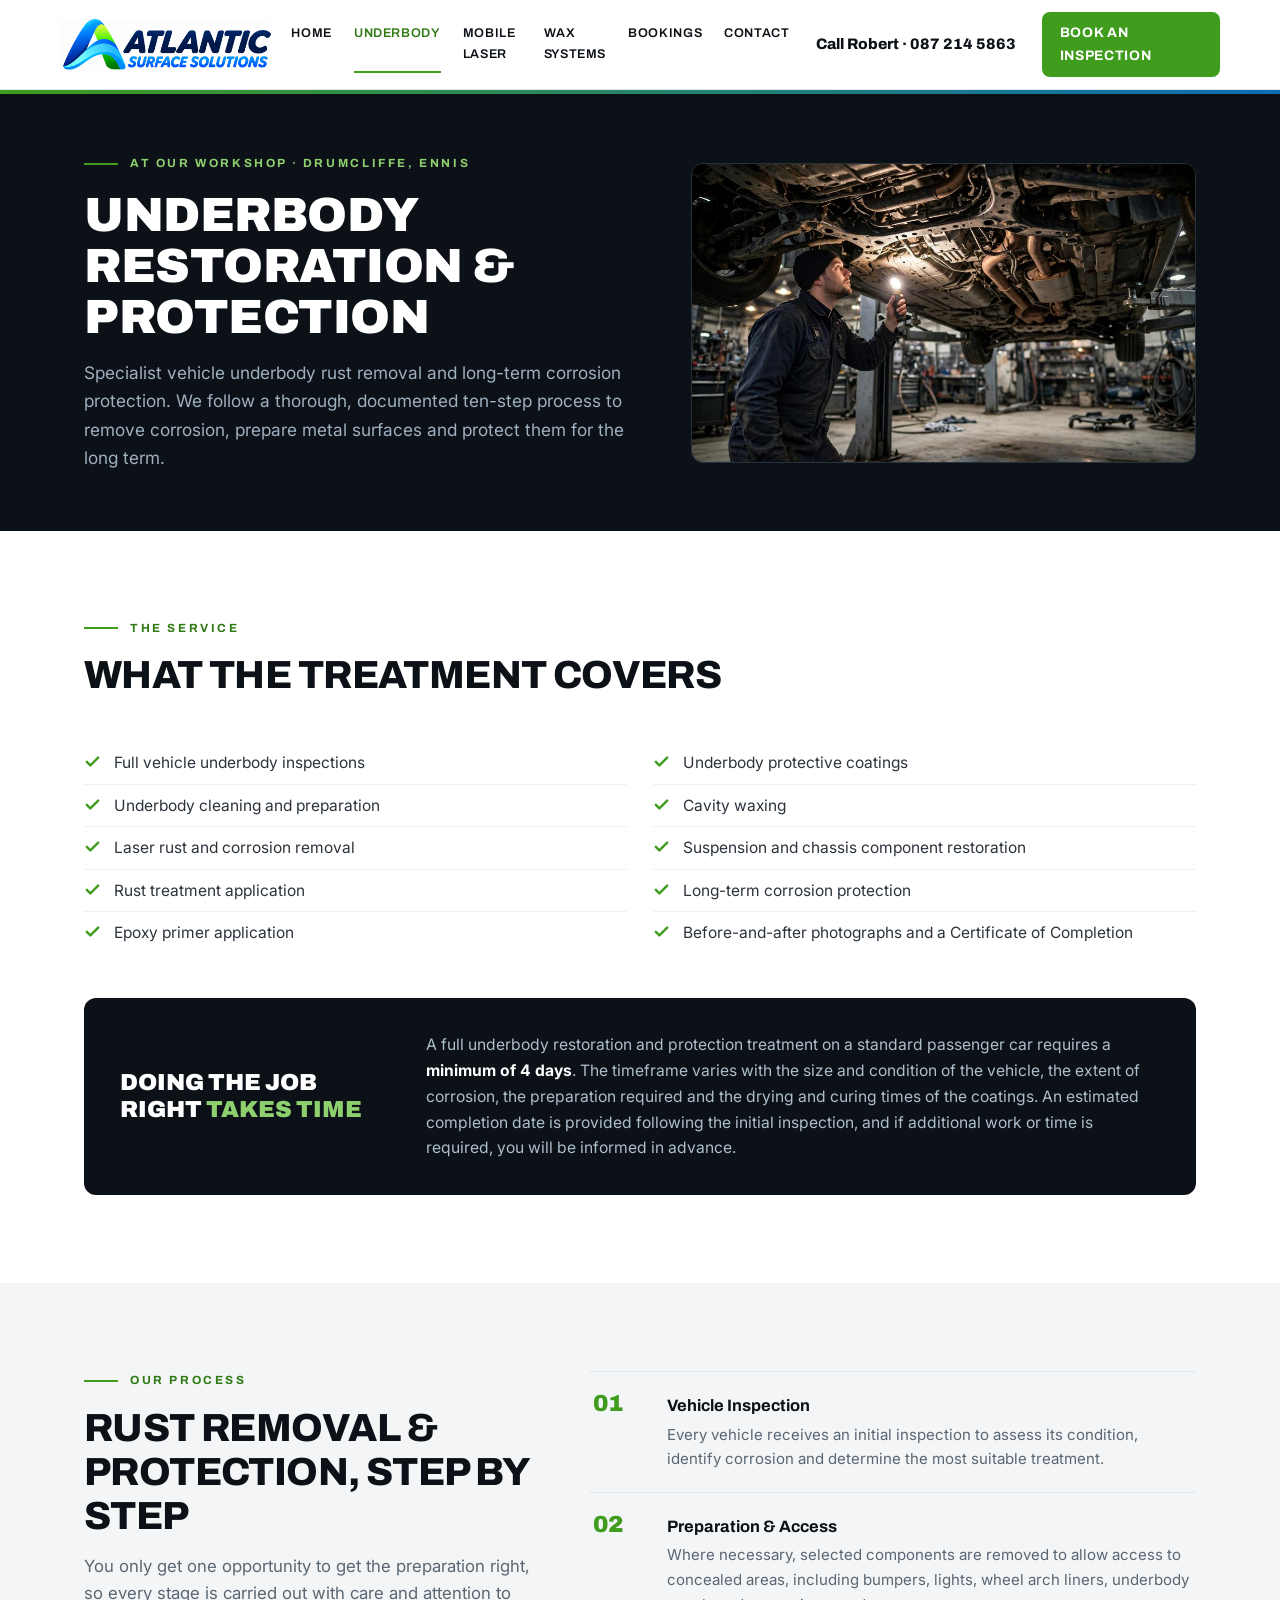
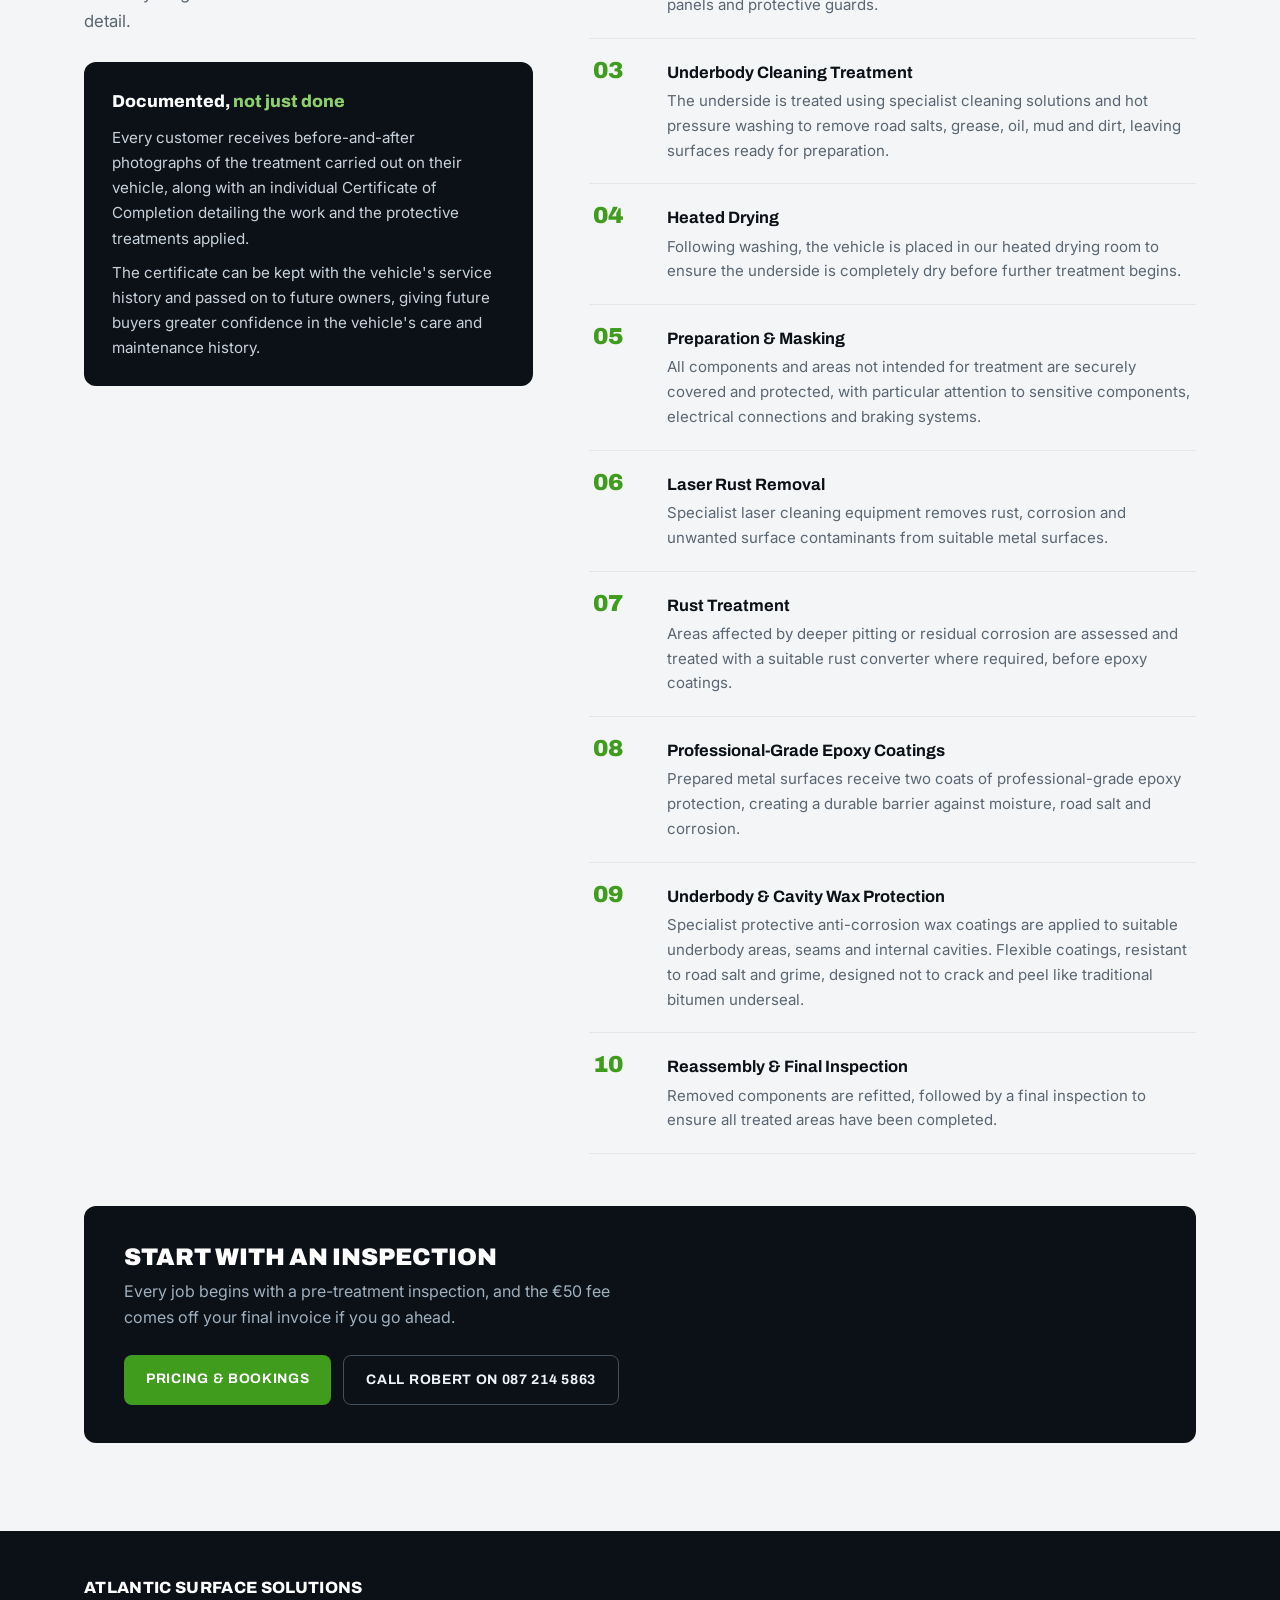
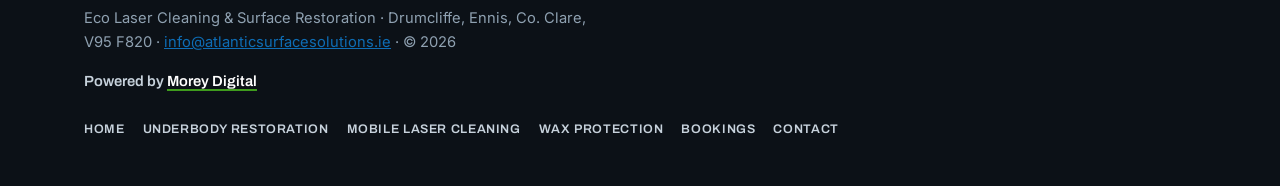
<file: underbody-restoration.html>
<!DOCTYPE html>
<html lang="en">
<head>
<meta charset="UTF-8" />
<meta name="viewport" content="width=device-width, initial-scale=1.0" />
<title>Underbody Restoration & Protection | Atlantic Surface Solutions</title>
<meta name="description" content="Specialist vehicle underbody rust removal and long-term corrosion protection in Co. Clare: laser rust removal, epoxy coatings, cavity waxing and a documented ten-step process with before-and-after photos and a Certificate of Completion." />
<link rel="icon" href="assets/favicon.png" />
<link rel="preconnect" href="https://fonts.googleapis.com" />
<link rel="preconnect" href="https://fonts.gstatic.com" crossorigin />
<link href="https://fonts.googleapis.com/css2?family=Archivo:wght@600;700;800;900&family=Inter:wght@400;500;600&display=swap" rel="stylesheet" />
<link rel="stylesheet" href="styles.css" />
</head>
<body>

<header>
  <div class="wrap header-in">
    <a class="logo-link" href="index.html" aria-label="Atlantic Surface Solutions home">
      <img src="assets/logo.png" alt="Atlantic Surface Solutions — Eco Laser Cleaning / Surface Restoration" />
    </a>
    <div class="header-right">
      <nav id="siteNav">
        <a href="index.html">Home</a>
        <a href="underbody-restoration.html" class="active">Underbody</a>
        <a href="mobile-laser-cleaning.html">Mobile Laser</a>
        <a href="wax-protection.html">Wax Systems</a>
        <a href="bookings.html">Bookings</a>
        <a href="contact.html">Contact</a>
        <a class="nav-call" href="tel:+353872145863">Call Robert · 087 214 5863</a>
      </nav>
      <button class="menu-btn" type="button" aria-label="Open menu" aria-expanded="false" aria-controls="siteNav"><span class="mb-label">Menu</span><span class="mb-bars"><span></span><span></span><span></span></span></button>
      <a class="header-call" href="tel:+353872145863">Call Robert · 087 214 5863</a>
      <a class="btn btn-green btn-sm" href="bookings.html">Book an Inspection</a>
    </div>
  </div>
</header>

<main>

  <div class="page-hero">
    <div class="wrap">
      <div class="page-hero-grid">
        <div>
          <div class="kicker">At Our Workshop · Drumcliffe, Ennis</div>
          <h1>Underbody Restoration &amp; Protection</h1>
          <p>Specialist vehicle underbody rust removal and long-term corrosion protection. We follow a thorough, documented ten-step process to remove corrosion, prepare metal surfaces and protect them for the long term.</p>
        </div>
        <img class="page-hero-photo" src="assets/inspection.jpg" alt="Mechanic inspecting a vehicle underbody with a work light" />
      </div>
    </div>
  </div>

  <section>
    <div class="wrap">
      <div class="section-head">
        <div class="kicker">The Service</div>
        <h2>What the treatment covers</h2>
      </div>
      <div class="two-col">
        <ul class="checklist">
          <li>Full vehicle underbody inspections</li>
          <li>Underbody cleaning and preparation</li>
          <li>Laser rust and corrosion removal</li>
          <li>Rust treatment application</li>
          <li>Epoxy primer application</li>
        </ul>
        <ul class="checklist">
          <li>Underbody protective coatings</li>
          <li>Cavity waxing</li>
          <li>Suspension and chassis component restoration</li>
          <li>Long-term corrosion protection</li>
          <li>Before-and-after photographs and a Certificate of Completion</li>
        </ul>
      </div>
      <div class="time-band">
        <h3>Doing the job right <span>takes time</span></h3>
        <p>A full underbody restoration and protection treatment on a standard passenger car requires a <strong>minimum of 4 days</strong>. The timeframe varies with the size and condition of the vehicle, the extent of corrosion, the preparation required and the drying and curing times of the coatings. An estimated completion date is provided following the initial inspection, and if additional work or time is required, you will be informed in advance.</p>
      </div>
    </div>
  </section>

  <section class="mist">
    <div class="wrap">
      <div class="process-grid">
        <div class="process-side">
          <div class="section-head" style="margin-bottom:0">
            <div class="kicker">Our Process</div>
            <h2>Rust removal &amp; protection, step by step</h2>
            <p>You only get one opportunity to get the preparation right, so every stage is carried out with care and attention to detail.</p>
          </div>
          <div class="cert">
            <h3>Documented, <span>not just done</span></h3>
            <p>Every customer receives before-and-after photographs of the treatment carried out on their vehicle, along with an individual Certificate of Completion detailing the work and the protective treatments applied.</p>
            <p>The certificate can be kept with the vehicle's service history and passed on to future owners, giving future buyers greater confidence in the vehicle's care and maintenance history.</p>
          </div>
        </div>
        <div class="steps">
          <div class="step"><div class="step-num">01</div><div><h3>Vehicle Inspection</h3><p>Every vehicle receives an initial inspection to assess its condition, identify corrosion and determine the most suitable treatment.</p></div></div>
          <div class="step"><div class="step-num">02</div><div><h3>Preparation &amp; Access</h3><p>Where necessary, selected components are removed to allow access to concealed areas, including bumpers, lights, wheel arch liners, underbody panels and protective guards.</p></div></div>
          <div class="step"><div class="step-num">03</div><div><h3>Underbody Cleaning Treatment</h3><p>The underside is treated using specialist cleaning solutions and hot pressure washing to remove road salts, grease, oil, mud and dirt, leaving surfaces ready for preparation.</p></div></div>
          <div class="step"><div class="step-num">04</div><div><h3>Heated Drying</h3><p>Following washing, the vehicle is placed in our heated drying room to ensure the underside is completely dry before further treatment begins.</p></div></div>
          <div class="step"><div class="step-num">05</div><div><h3>Preparation &amp; Masking</h3><p>All components and areas not intended for treatment are securely covered and protected, with particular attention to sensitive components, electrical connections and braking systems.</p></div></div>
          <div class="step"><div class="step-num">06</div><div><h3>Laser Rust Removal</h3><p>Specialist laser cleaning equipment removes rust, corrosion and unwanted surface contaminants from suitable metal surfaces.</p></div></div>
          <div class="step"><div class="step-num">07</div><div><h3>Rust Treatment</h3><p>Areas affected by deeper pitting or residual corrosion are assessed and treated with a suitable rust converter where required, before epoxy coatings.</p></div></div>
          <div class="step"><div class="step-num">08</div><div><h3>Professional-Grade Epoxy Coatings</h3><p>Prepared metal surfaces receive two coats of professional-grade epoxy protection, creating a durable barrier against moisture, road salt and corrosion.</p></div></div>
          <div class="step"><div class="step-num">09</div><div><h3>Underbody &amp; Cavity Wax Protection</h3><p>Specialist protective anti-corrosion wax coatings are applied to suitable underbody areas, seams and internal cavities. Flexible coatings, resistant to road salt and grime, designed not to crack and peel like traditional bitumen underseal.</p></div></div>
          <div class="step"><div class="step-num">10</div><div><h3>Reassembly &amp; Final Inspection</h3><p>Removed components are refitted, followed by a final inspection to ensure all treated areas have been completed.</p></div></div>
        </div>
      </div>
      <div style="margin-top:52px">
      <div class="cta-band">
        <div>
          <h3>Start with an inspection</h3>
          <p>Every job begins with a pre-treatment inspection, and the €50 fee comes off your final invoice if you go ahead.</p>
        </div>
        <div class="cta-actions">
          <a class="btn btn-green" href="bookings.html">Pricing &amp; Bookings</a>
          <a class="btn btn-outline" href="tel:+353872145863">Call Robert on 087 214 5863</a>
        </div>
      </div>
      </div>
    </div>
  </section>

</main>

<footer>
  <div class="wrap footer-in">
    <div>
      <div class="footer-brand">ATLANTIC SURFACE SOLUTIONS</div>
      <div class="footer-sub">Eco Laser Cleaning &amp; Surface Restoration · Drumcliffe, Ennis, Co. Clare, V95 F820 · <a href="mailto:info@atlanticsurfacesolutions.ie">info@atlanticsurfacesolutions.ie</a> · © 2026</div>
      <div class="powered">Powered by <a href="https://moreydigital.ie" target="_blank" rel="noopener">Morey Digital</a></div>
    </div>
    <nav class="footer-nav">
      <a href="index.html">Home</a>
      <a href="underbody-restoration.html">Underbody Restoration</a>
      <a href="mobile-laser-cleaning.html">Mobile Laser Cleaning</a>
      <a href="wax-protection.html">Wax Protection</a>
      <a href="bookings.html">Bookings</a>
      <a href="contact.html">Contact</a>
    </nav>
  </div>
</footer>

<script>
(function () {
  var btn = document.querySelector('.menu-btn'), hdr = document.querySelector('header');
  if (!btn || !hdr) return;
  btn.addEventListener('click', function () {
    var open = hdr.classList.toggle('open');
    btn.setAttribute('aria-expanded', open ? 'true' : 'false');
    btn.setAttribute('aria-label', open ? 'Close menu' : 'Open menu');
  });
  hdr.querySelectorAll('nav a').forEach(function (a) {
    a.addEventListener('click', function () {
      hdr.classList.remove('open');
      btn.setAttribute('aria-expanded', 'false');
      btn.setAttribute('aria-label', 'Open menu');
    });
  });
})();
</script>

</body>
</html>
</file>
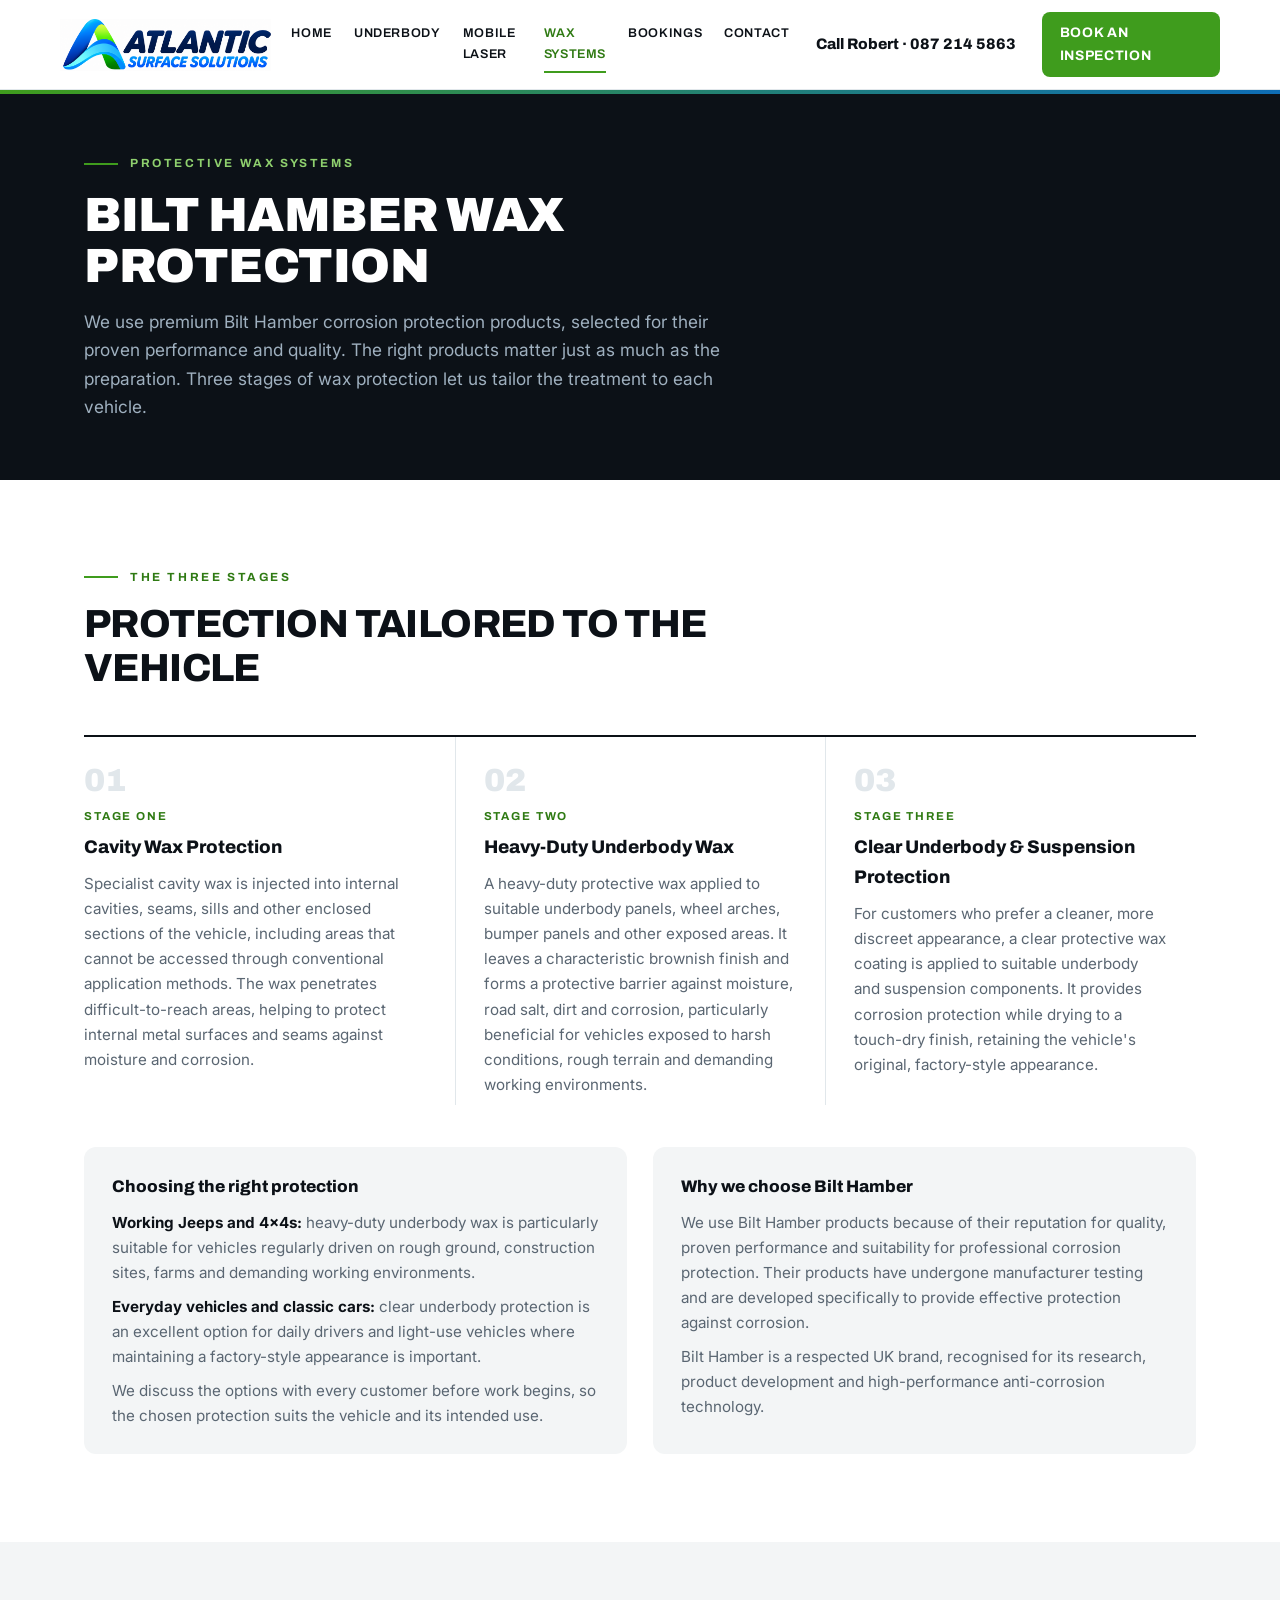
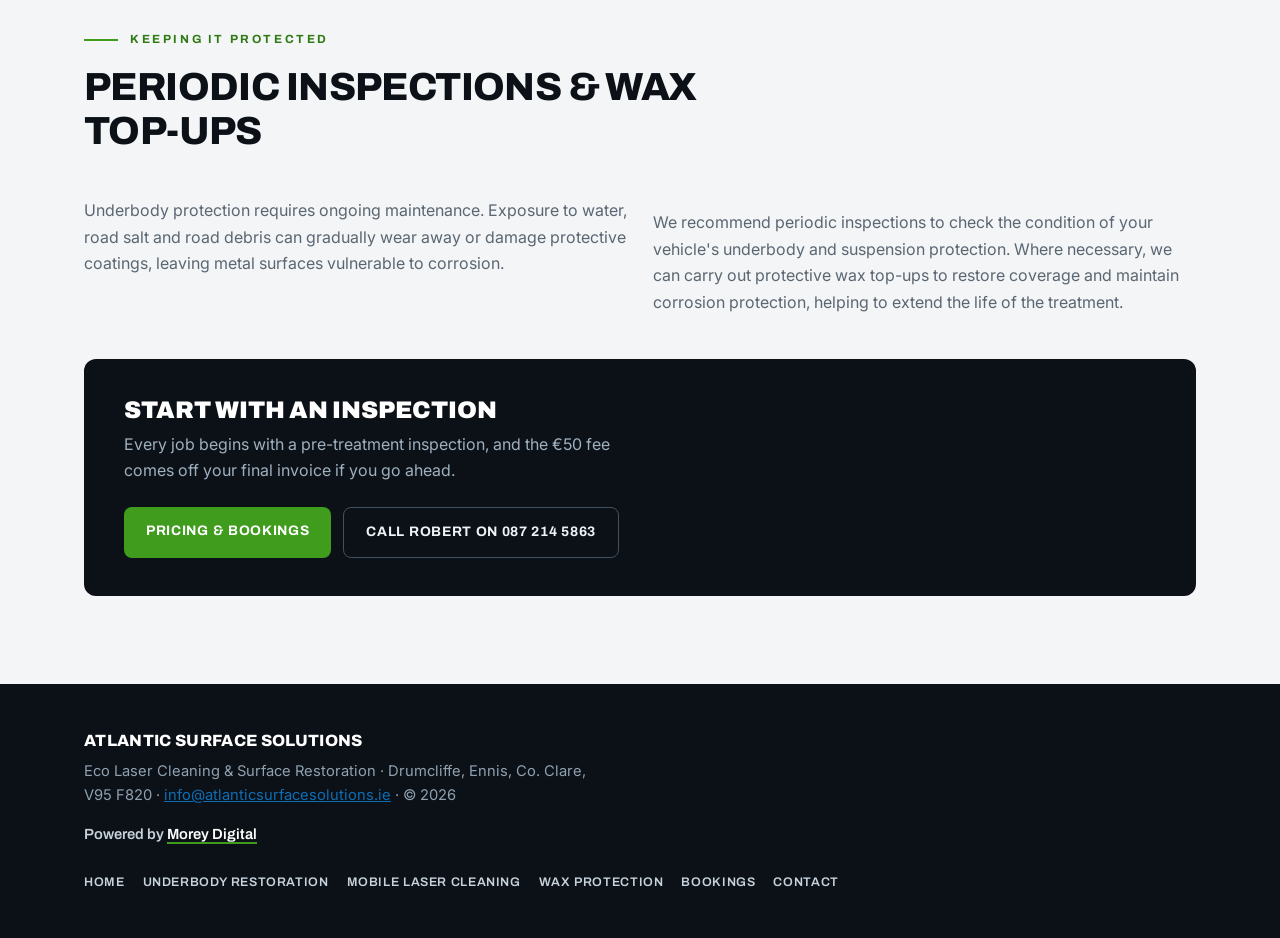
<file: wax-protection.html>
<!DOCTYPE html>
<html lang="en">
<head>
<meta charset="UTF-8" />
<meta name="viewport" content="width=device-width, initial-scale=1.0" />
<title>Bilt Hamber Wax Protection Systems | Atlantic Surface Solutions</title>
<meta name="description" content="Three stages of Bilt Hamber corrosion protection: cavity wax, heavy-duty underbody wax and clear underbody and suspension protection, plus periodic inspections and wax top-ups." />
<link rel="icon" href="assets/favicon.png" />
<link rel="preconnect" href="https://fonts.googleapis.com" />
<link rel="preconnect" href="https://fonts.gstatic.com" crossorigin />
<link href="https://fonts.googleapis.com/css2?family=Archivo:wght@600;700;800;900&family=Inter:wght@400;500;600&display=swap" rel="stylesheet" />
<link rel="stylesheet" href="styles.css" />
</head>
<body>

<header>
  <div class="wrap header-in">
    <a class="logo-link" href="index.html" aria-label="Atlantic Surface Solutions home">
      <img src="assets/logo.png" alt="Atlantic Surface Solutions — Eco Laser Cleaning / Surface Restoration" />
    </a>
    <div class="header-right">
      <nav id="siteNav">
        <a href="index.html">Home</a>
        <a href="underbody-restoration.html">Underbody</a>
        <a href="mobile-laser-cleaning.html">Mobile Laser</a>
        <a href="wax-protection.html" class="active">Wax Systems</a>
        <a href="bookings.html">Bookings</a>
        <a href="contact.html">Contact</a>
        <a class="nav-call" href="tel:+353872145863">Call Robert · 087 214 5863</a>
      </nav>
      <button class="menu-btn" type="button" aria-label="Open menu" aria-expanded="false" aria-controls="siteNav"><span class="mb-label">Menu</span><span class="mb-bars"><span></span><span></span><span></span></span></button>
      <a class="header-call" href="tel:+353872145863">Call Robert · 087 214 5863</a>
      <a class="btn btn-green btn-sm" href="bookings.html">Book an Inspection</a>
    </div>
  </div>
</header>

<main>

  <div class="page-hero">
    <div class="wrap">
      <div class="kicker">Protective Wax Systems</div>
      <h1>Bilt Hamber Wax Protection</h1>
      <p>We use premium Bilt Hamber corrosion protection products, selected for their proven performance and quality. The right products matter just as much as the preparation. Three stages of wax protection let us tailor the treatment to each vehicle.</p>
    </div>
  </div>

  <section>
    <div class="wrap">
      <div class="section-head">
        <div class="kicker">The Three Stages</div>
        <h2>Protection tailored to the vehicle</h2>
      </div>
      <div class="wax-grid">
        <div class="wax-cell">
          <div class="stage-num">01</div>
          <div class="stage">Stage One</div>
          <h3>Cavity Wax Protection</h3>
          <p>Specialist cavity wax is injected into internal cavities, seams, sills and other enclosed sections of the vehicle, including areas that cannot be accessed through conventional application methods. The wax penetrates difficult-to-reach areas, helping to protect internal metal surfaces and seams against moisture and corrosion.</p>
        </div>
        <div class="wax-cell">
          <div class="stage-num">02</div>
          <div class="stage">Stage Two</div>
          <h3>Heavy-Duty Underbody Wax</h3>
          <p>A heavy-duty protective wax applied to suitable underbody panels, wheel arches, bumper panels and other exposed areas. It leaves a characteristic brownish finish and forms a protective barrier against moisture, road salt, dirt and corrosion, particularly beneficial for vehicles exposed to harsh conditions, rough terrain and demanding working environments.</p>
        </div>
        <div class="wax-cell">
          <div class="stage-num">03</div>
          <div class="stage">Stage Three</div>
          <h3>Clear Underbody &amp; Suspension Protection</h3>
          <p>For customers who prefer a cleaner, more discreet appearance, a clear protective wax coating is applied to suitable underbody and suspension components. It provides corrosion protection while drying to a touch-dry finish, retaining the vehicle's original, factory-style appearance.</p>
        </div>
      </div>
      <div class="note-grid">
        <div class="note plain">
          <h3>Choosing the right protection</h3>
          <p><strong>Working Jeeps and 4x4s:</strong> heavy-duty underbody wax is particularly suitable for vehicles regularly driven on rough ground, construction sites, farms and demanding working environments.</p>
          <p><strong>Everyday vehicles and classic cars:</strong> clear underbody protection is an excellent option for daily drivers and light-use vehicles where maintaining a factory-style appearance is important.</p>
          <p>We discuss the options with every customer before work begins, so the chosen protection suits the vehicle and its intended use.</p>
        </div>
        <div class="note plain">
          <h3>Why we choose Bilt Hamber</h3>
          <p>We use Bilt Hamber products because of their reputation for quality, proven performance and suitability for professional corrosion protection. Their products have undergone manufacturer testing and are developed specifically to provide effective protection against corrosion.</p>
          <p>Bilt Hamber is a respected UK brand, recognised for its research, product development and high-performance anti-corrosion technology.</p>
        </div>
      </div>
    </div>
  </section>

  <section class="mist">
    <div class="wrap">
      <div class="section-head">
        <div class="kicker">Keeping It Protected</div>
        <h2>Periodic inspections &amp; wax top-ups</h2>
      </div>
      <div class="two-col prose">
        <p>Underbody protection requires ongoing maintenance. Exposure to water, road salt and road debris can gradually wear away or damage protective coatings, leaving metal surfaces vulnerable to corrosion.</p>
        <p>We recommend periodic inspections to check the condition of your vehicle's underbody and suspension protection. Where necessary, we can carry out protective wax top-ups to restore coverage and maintain corrosion protection, helping to extend the life of the treatment.</p>
      </div>
      <div style="margin-top:44px">
      <div class="cta-band">
        <div>
          <h3>Start with an inspection</h3>
          <p>Every job begins with a pre-treatment inspection, and the €50 fee comes off your final invoice if you go ahead.</p>
        </div>
        <div class="cta-actions">
          <a class="btn btn-green" href="bookings.html">Pricing &amp; Bookings</a>
          <a class="btn btn-outline" href="tel:+353872145863">Call Robert on 087 214 5863</a>
        </div>
      </div>
      </div>
    </div>
  </section>

</main>

<footer>
  <div class="wrap footer-in">
    <div>
      <div class="footer-brand">ATLANTIC SURFACE SOLUTIONS</div>
      <div class="footer-sub">Eco Laser Cleaning &amp; Surface Restoration · Drumcliffe, Ennis, Co. Clare, V95 F820 · <a href="mailto:info@atlanticsurfacesolutions.ie">info@atlanticsurfacesolutions.ie</a> · © 2026</div>
      <div class="powered">Powered by <a href="https://moreydigital.ie" target="_blank" rel="noopener">Morey Digital</a></div>
    </div>
    <nav class="footer-nav">
      <a href="index.html">Home</a>
      <a href="underbody-restoration.html">Underbody Restoration</a>
      <a href="mobile-laser-cleaning.html">Mobile Laser Cleaning</a>
      <a href="wax-protection.html">Wax Protection</a>
      <a href="bookings.html">Bookings</a>
      <a href="contact.html">Contact</a>
    </nav>
  </div>
</footer>

<script>
(function () {
  var btn = document.querySelector('.menu-btn'), hdr = document.querySelector('header');
  if (!btn || !hdr) return;
  btn.addEventListener('click', function () {
    var open = hdr.classList.toggle('open');
    btn.setAttribute('aria-expanded', open ? 'true' : 'false');
    btn.setAttribute('aria-label', open ? 'Close menu' : 'Open menu');
  });
  hdr.querySelectorAll('nav a').forEach(function (a) {
    a.addEventListener('click', function () {
      hdr.classList.remove('open');
      btn.setAttribute('aria-expanded', 'false');
      btn.setAttribute('aria-label', 'Open menu');
    });
  });
})();
</script>

</body>
</html>
</file>
<file: styles.css>
:root{
  --ink:#0c1117;
  --ink-2:#12181f;
  --paper:#ffffff;
  --mist:#f3f5f6;
  --line:#e1e7eb;
  --line-dark:#26313c;
  --blue:#0e6db5;
  --blue-bright:#4aa8e0;
  --green:#3f9c1d;
  --green-d:#2f7a13;
  --green-bright:#8fd06e;
  --text:#2b333c;
  --muted:#5a6672;
  --maxw:1160px;
}
*{margin:0;padding:0;box-sizing:border-box}
html{scroll-behavior:smooth}
body{font-family:'Inter',system-ui,-apple-system,'Segoe UI',sans-serif;color:var(--text);line-height:1.65;background:var(--paper);-webkit-font-smoothing:antialiased}
h1,h2,h3{font-family:'Archivo',system-ui,sans-serif;color:var(--ink)}
img{display:block;max-width:100%}
a{color:var(--blue)}
.wrap{max-width:var(--maxw);margin:0 auto;padding:0 24px}
section{padding:88px 0}
.kicker{display:flex;align-items:center;gap:12px;font-family:'Archivo',sans-serif;font-weight:700;font-size:.74rem;letter-spacing:.22em;text-transform:uppercase;color:var(--green-d);margin-bottom:16px}
.kicker::before{content:"";width:34px;height:2px;background:var(--green)}
.section-head{max-width:700px;margin-bottom:44px}
.section-head h2{font-size:clamp(1.75rem,3.6vw,2.45rem);font-weight:800;letter-spacing:-.015em;line-height:1.12;text-transform:uppercase}
.section-head p{color:var(--muted);font-size:1.05rem;margin-top:14px}
.mist{background:var(--mist)}

/* Header */
header{position:sticky;top:0;z-index:60;background:rgba(255,255,255,.98);border-bottom:1px solid var(--line)}
.header-in{display:flex;align-items:center;justify-content:space-between;gap:20px;padding:12px 0}
.logo-link img{height:52px;width:auto}
.header-right{display:flex;align-items:center;gap:26px}
nav{display:flex;gap:22px}
nav a{font-family:'Archivo',sans-serif;font-weight:600;font-size:.79rem;letter-spacing:.05em;text-transform:uppercase;color:var(--ink);text-decoration:none;padding:6px 0;border-bottom:2px solid transparent}
nav a:hover{border-bottom-color:var(--green)}
nav a.active{border-bottom-color:var(--green);color:var(--green-d)}
.header-call{font-family:'Archivo',sans-serif;font-weight:800;font-size:.95rem;color:var(--ink);text-decoration:none;white-space:nowrap}
.header-call:hover{color:var(--blue)}
.menu-btn{display:none;background:#fff;border:1.5px solid var(--line);border-radius:999px;cursor:pointer;padding:9px 16px;align-items:center;gap:10px}
.menu-btn .mb-label{font-family:'Archivo',sans-serif;font-weight:700;font-size:.72rem;letter-spacing:.16em;text-transform:uppercase;color:var(--ink)}
.menu-btn .mb-bars span{display:block;width:22px;height:2px;background:var(--ink);margin:5px 0;transition:transform .18s ease,opacity .18s ease}
.menu-btn .mb-bars span:first-child{margin-top:0}
.menu-btn .mb-bars span:last-child{margin-bottom:0}
header.open .menu-btn .mb-bars span:nth-child(1){transform:translateY(7px) rotate(45deg)}
header.open .menu-btn .mb-bars span:nth-child(2){opacity:0}
header.open .menu-btn .mb-bars span:nth-child(3){transform:translateY(-7px) rotate(-45deg)}
.nav-call{display:none}
.btn{display:inline-block;font-family:'Archivo',sans-serif;font-weight:700;font-size:.86rem;letter-spacing:.05em;text-transform:uppercase;text-decoration:none;padding:13px 22px;border-radius:8px;transition:background .15s ease,color .15s ease,border-color .15s ease}
.btn-green{background:var(--green);color:#fff}
.btn-green:hover{background:var(--green-d)}
.btn-sm{padding:10px 18px}
.btn-outline{border:1.5px solid #41505e;color:#eef3f7}
.btn-outline:hover{border-color:var(--green-bright);color:#fff}
.btn-dark{background:var(--ink);color:#fff}
.btn-dark:hover{background:var(--ink-2)}
@media (max-width:1060px){
  .menu-btn{display:flex}
  header nav{display:none}
  header.open nav{display:flex;position:absolute;top:100%;left:0;right:0;background:#fff;flex-direction:column;gap:0;padding:8px 20px 14px;border-bottom:1px solid var(--line);box-shadow:0 18px 30px rgba(10,25,40,.08);z-index:70}
  header.open nav a{padding:11px 0;border-bottom:1px solid var(--line)}
  header.open nav a:last-child{border-bottom:none}
  header.open nav a.nav-call{display:block;color:var(--green-d);font-weight:800;border-bottom:none;padding-top:14px}
}
@media (max-width:560px){ .header-call{display:none} .header-right .btn{display:none} .logo-link img{height:42px} .hero h1{font-size:1.92rem;line-height:1.1} .page-hero h1{font-size:1.78rem;line-height:1.12} }

/* Hero (home) */
.hero{background:var(--ink);color:#c7d2dc;position:relative}
.hero::before{content:"";position:absolute;top:0;left:0;right:0;height:4px;background:linear-gradient(90deg,var(--green) 0%,var(--blue) 100%)}
.hero-grid{display:grid;grid-template-columns:1.02fr .98fr;gap:52px;align-items:center;padding:72px 0 64px}
@media (max-width:920px){ .hero-grid{grid-template-columns:1fr;padding:56px 0 48px} }
.hero .kicker{color:var(--green-bright)}
.hero h1{color:#fff;font-size:clamp(2.3rem,4.6vw,3.5rem);font-weight:900;letter-spacing:-.01em;line-height:1.04;text-transform:uppercase;margin-bottom:20px}
.hero h1 .g{color:var(--green-bright)}
.hero h1 .b{color:var(--blue-bright)}
.hero .lede{font-size:1.14rem;color:#e6edf3;margin-bottom:14px;max-width:540px}
.hero p.body{color:#9fb0bf;max-width:540px;margin-bottom:30px}
.cta-row{display:flex;gap:12px;flex-wrap:wrap}
.hero-photo-frame{position:relative}
.hero-photo-frame::after{content:"";position:absolute;inset:0;transform:translate(14px,14px);border:2px solid var(--green);border-radius:12px;z-index:0}
.hero-photo{position:relative;z-index:1;width:100%;height:100%;max-height:480px;object-fit:cover;border-radius:12px}
.hero-stats{display:flex;border-top:1px solid var(--line-dark);padding:26px 0 34px;flex-wrap:wrap}
.stat{flex:1;min-width:180px;padding-right:28px}
.stat + .stat{border-left:1px solid var(--line-dark);padding-left:28px}
@media (max-width:700px){ .stat + .stat{border-left:none;padding-left:0} .stat{padding-bottom:14px} }
.stat .num{font-family:'Archivo',sans-serif;font-weight:900;font-size:1.65rem;color:#fff;line-height:1.1}
.stat .num em{font-style:normal;color:var(--green-bright)}
.stat .lbl{font-size:.88rem;color:#8fa1b1;margin-top:3px}

/* Page hero (inner pages) */
.page-hero{background:var(--ink);color:#c7d2dc;position:relative;padding:64px 0 58px}
.page-hero::before{content:"";position:absolute;top:0;left:0;right:0;height:4px;background:linear-gradient(90deg,var(--green) 0%,var(--blue) 100%)}
.page-hero .kicker{color:var(--green-bright)}
.page-hero h1{color:#fff;font-size:clamp(2rem,4.2vw,3rem);font-weight:900;letter-spacing:-.01em;line-height:1.06;text-transform:uppercase;margin-bottom:16px;max-width:820px}
.page-hero p{color:#9fb0bf;font-size:1.08rem;max-width:680px}
.page-hero-grid{display:grid;grid-template-columns:1.05fr .95fr;gap:48px;align-items:center}
@media (max-width:920px){ .page-hero-grid{grid-template-columns:1fr} }
.page-hero-photo{width:100%;height:300px;object-fit:cover;border-radius:12px;border:1px solid var(--line-dark)}

/* Why */
.why-grid{display:grid;grid-template-columns:repeat(4,1fr);border:1px solid var(--line);border-radius:12px;overflow:hidden}
@media (max-width:960px){.why-grid{grid-template-columns:repeat(2,1fr)}}
@media (max-width:560px){.why-grid{grid-template-columns:1fr}}
.why-cell{padding:28px 26px;background:#fff}
.why-cell + .why-cell{border-left:1px solid var(--line)}
@media (max-width:960px){ .why-cell + .why-cell{border-left:none} .why-cell{border-top:1px solid var(--line)} .why-cell:nth-child(-n+2){border-top:none} .why-cell:nth-child(even){border-left:1px solid var(--line)} }
@media (max-width:560px){ .why-cell{border-top:1px solid var(--line)} .why-cell:first-child{border-top:none} .why-cell:nth-child(even){border-left:none} }
.why-cell svg{width:30px;height:30px;stroke:var(--green-d);margin-bottom:14px}
.why-cell h3{font-size:1rem;font-weight:700;margin-bottom:7px}
.why-cell p{font-size:.93rem;color:var(--muted)}

/* Services */
.svc-grid{display:grid;grid-template-columns:1fr 1fr;gap:26px}
@media (max-width:880px){.svc-grid{grid-template-columns:1fr}}
.svc{background:#fff;border:1px solid var(--line);border-radius:12px;overflow:hidden}
.svc-photo{width:100%;height:230px;object-fit:cover}
.svc-body{padding:28px 30px 32px}
.svc .tag{display:inline-block;font-family:'Archivo',sans-serif;font-weight:700;font-size:.7rem;letter-spacing:.16em;text-transform:uppercase;padding:5px 11px;border-radius:5px;margin-bottom:13px}
.tag-workshop{background:#e9f4e2;color:var(--green-d)}
.tag-mobile{background:#e4f0f9;color:var(--blue)}
.svc h3{font-size:1.32rem;font-weight:800;letter-spacing:-.01em;margin-bottom:8px}
.svc-body > p{color:var(--muted);margin-bottom:18px;font-size:.98rem}
.checklist{list-style:none}
.checklist li{padding:8px 0 8px 30px;position:relative;border-bottom:1px solid #eef1f3;font-size:.97rem}
.checklist li:last-child{border-bottom:none}
.checklist li::before{content:"";position:absolute;left:0;top:11px;width:17px;height:17px;background:url("data:image/svg+xml,%3Csvg xmlns='http://www.w3.org/2000/svg' viewBox='0 0 24 24' fill='none' stroke='%233f9c1d' stroke-width='3.4' stroke-linecap='round' stroke-linejoin='round'%3E%3Cpath d='M4 12.5l5 5L20 6.5'/%3E%3C/svg%3E") no-repeat center/contain}
.more-link{display:inline-block;margin-top:18px;font-family:'Archivo',sans-serif;font-weight:700;font-size:.84rem;letter-spacing:.05em;text-transform:uppercase;color:var(--green-d);text-decoration:none}
.more-link:hover{color:var(--ink)}

/* Process */
.process-grid{display:grid;grid-template-columns:.85fr 1.15fr;gap:56px;align-items:start}
@media (max-width:920px){.process-grid{grid-template-columns:1fr}}
.process-side{position:sticky;top:96px}
@media (max-width:920px){.process-side{position:static}}
.cert{margin-top:26px;background:var(--ink);color:#c7d2dc;border-radius:12px;padding:26px 28px}
.cert h3{color:#fff;font-size:1.08rem;font-weight:800;margin-bottom:9px}
.cert h3 span{color:var(--green-bright)}
.cert p{font-size:.95rem}
.cert p + p{margin-top:9px}
.steps{border-top:1px solid var(--line)}
.step{display:flex;gap:22px;padding:20px 4px;border-bottom:1px solid var(--line);align-items:baseline}
.step-num{font-family:'Archivo',sans-serif;font-weight:900;font-size:1.45rem;color:var(--green);line-height:1;min-width:52px}
.step h3{font-size:1.03rem;font-weight:700;margin-bottom:3px}
.step p{font-size:.94rem;color:var(--muted)}

/* Wax */
.wax-grid{display:grid;grid-template-columns:repeat(3,1fr);border-top:2px solid var(--ink)}
@media (max-width:880px){.wax-grid{grid-template-columns:1fr}}
.wax-cell{padding:28px 28px 8px 0}
.wax-cell + .wax-cell{border-left:1px solid var(--line);padding-left:28px}
@media (max-width:880px){ .wax-cell + .wax-cell{border-left:none;padding-left:0;border-top:1px solid var(--line)} }
.wax-cell .stage-num{font-family:'Archivo',sans-serif;font-weight:900;font-size:2rem;color:var(--line);line-height:1}
.wax-cell .stage{font-family:'Archivo',sans-serif;font-weight:700;font-size:.72rem;letter-spacing:.16em;text-transform:uppercase;color:var(--green-d);margin:10px 0 6px}
.wax-cell h3{font-size:1.14rem;font-weight:800;margin-bottom:9px}
.wax-cell p{font-size:.95rem;color:var(--muted)}
.note-grid{display:grid;grid-template-columns:1fr 1fr;gap:26px;margin-top:42px}
@media (max-width:760px){.note-grid{grid-template-columns:1fr}}
.note{background:#fff;border:1px solid var(--line);border-radius:12px;padding:26px 28px}
.note.plain{background:var(--mist);border:none}
.note h3{font-size:1.05rem;font-weight:800;margin-bottom:9px}
.note p{font-size:.95rem;color:var(--muted)}
.note p + p{margin-top:9px}
.note strong{color:var(--ink)}

/* Vehicles */
.veh-list{border-top:2px solid var(--ink)}
.veh-row{display:grid;grid-template-columns:300px 1fr;gap:20px;padding:19px 4px;border-bottom:1px solid var(--line);align-items:baseline}
@media (max-width:700px){.veh-row{grid-template-columns:1fr;gap:2px}}
.veh-row h3{font-size:1.05rem;font-weight:700}
.veh-row p{color:var(--muted);font-size:.96rem}
.time-band{margin-top:44px;background:var(--ink);border-radius:12px;padding:34px 36px;display:grid;grid-template-columns:280px 1fr;gap:26px;align-items:center}
@media (max-width:760px){.time-band{grid-template-columns:1fr}}
.time-band h3{color:#fff;font-size:1.45rem;font-weight:900;text-transform:uppercase;line-height:1.15}
.time-band h3 span{color:var(--green-bright)}
.time-band p{color:#aebfcc;font-size:.98rem}
.time-band strong{color:#fff}

/* Bookings */
.book-grid{display:grid;grid-template-columns:repeat(3,1fr);border:1px solid var(--line);border-radius:12px;overflow:hidden;background:#fff}
@media (max-width:880px){.book-grid{grid-template-columns:1fr}}
.book-cell{padding:30px 30px 34px}
.book-cell + .book-cell{border-left:1px solid var(--line)}
@media (max-width:880px){ .book-cell + .book-cell{border-left:none;border-top:1px solid var(--line)} }
.book-cell .big{font-family:'Archivo',sans-serif;font-weight:900;font-size:2.1rem;color:var(--ink);line-height:1;margin-bottom:12px}
.book-cell .big span{color:var(--green)}
.book-cell h3{font-size:1.02rem;font-weight:700;margin-bottom:7px}
.book-cell p{font-size:.94rem;color:var(--muted)}
.collect{margin-top:22px;border:1.5px dashed #b7cba6;border-radius:12px;padding:26px 30px;background:#fbfdf9}
.collect h3{font-size:1.05rem;font-weight:800;margin-bottom:6px}
.collect p{color:var(--muted);font-size:.96rem;max-width:860px}

/* CTA band */
.cta-band{background:var(--ink);border-radius:12px;padding:38px 40px;display:flex;justify-content:space-between;align-items:center;gap:24px;flex-wrap:wrap}
.cta-band h3{color:#fff;font-size:1.5rem;font-weight:900;text-transform:uppercase;line-height:1.15}
.cta-band p{color:#9fb0bf;margin-top:6px;max-width:520px}
.cta-band .cta-actions{display:flex;gap:12px;flex-wrap:wrap}

/* Contact */
.contact-grid{display:grid;grid-template-columns:1fr 1fr;gap:26px}
@media (max-width:760px){.contact-grid{grid-template-columns:1fr}}
.contact-card{background:var(--ink);color:#c7d2dc;border-radius:12px;padding:34px}
.contact-card h3{color:#fff;font-size:1.25rem;font-weight:800;margin-bottom:16px}
.contact-card .addr{font-size:1.06rem;color:#fff;font-weight:600;line-height:1.55;margin-bottom:16px}
.contact-card .call-line{font-size:1.02rem;margin-bottom:16px}
.contact-card a{color:var(--green-bright);font-weight:700;text-decoration:none}
.contact-card a:hover{color:#fff}
.contact-card p.note{font-size:.95rem;color:#9fb0bf}
.contact-side{background:var(--mist);border-radius:12px;padding:34px}
.contact-side h3{font-size:1.12rem;font-weight:800;margin-bottom:14px}
.next-steps{list-style:none;counter-reset:ns}
.next-steps li{counter-increment:ns;padding:10px 0 10px 44px;position:relative;color:var(--muted);font-size:.96rem;border-bottom:1px solid var(--line)}
.next-steps li:last-child{border-bottom:none}
.next-steps li::before{content:counter(ns);position:absolute;left:0;top:9px;width:28px;height:28px;border-radius:50%;background:var(--ink);color:#fff;font-family:'Archivo',sans-serif;font-weight:800;font-size:.85rem;display:flex;align-items:center;justify-content:center}

/* Two-column text */
.two-col{display:grid;grid-template-columns:1fr 1fr;gap:26px}
@media (max-width:760px){.two-col{grid-template-columns:1fr}}
.prose p{color:var(--muted);font-size:1rem}
.prose p + p{margin-top:12px}
.prose strong{color:var(--ink)}

/* Footer */
footer{background:var(--ink);color:#8fa1b1;padding:44px 0 38px;font-size:.92rem}
.footer-in{display:flex;justify-content:space-between;gap:18px;flex-wrap:wrap;align-items:flex-start}
.footer-brand{font-family:'Archivo',sans-serif;font-weight:800;color:#fff;font-size:1.02rem;letter-spacing:.02em}
.footer-sub{margin-top:4px;max-width:520px}
.footer-nav{display:flex;gap:18px;flex-wrap:wrap;margin-top:2px}
.footer-nav a{color:#c7d2dc;text-decoration:none;font-family:'Archivo',sans-serif;font-weight:600;font-size:.78rem;letter-spacing:.05em;text-transform:uppercase}
.footer-nav a:hover{color:#fff}
.powered{font-family:'Archivo',sans-serif;font-weight:600;color:#c7d2dc;margin-top:14px}
.powered a{color:#fff;text-decoration:none;border-bottom:2px solid var(--green)}
.powered a:hover{color:var(--green-bright)}
</file>
